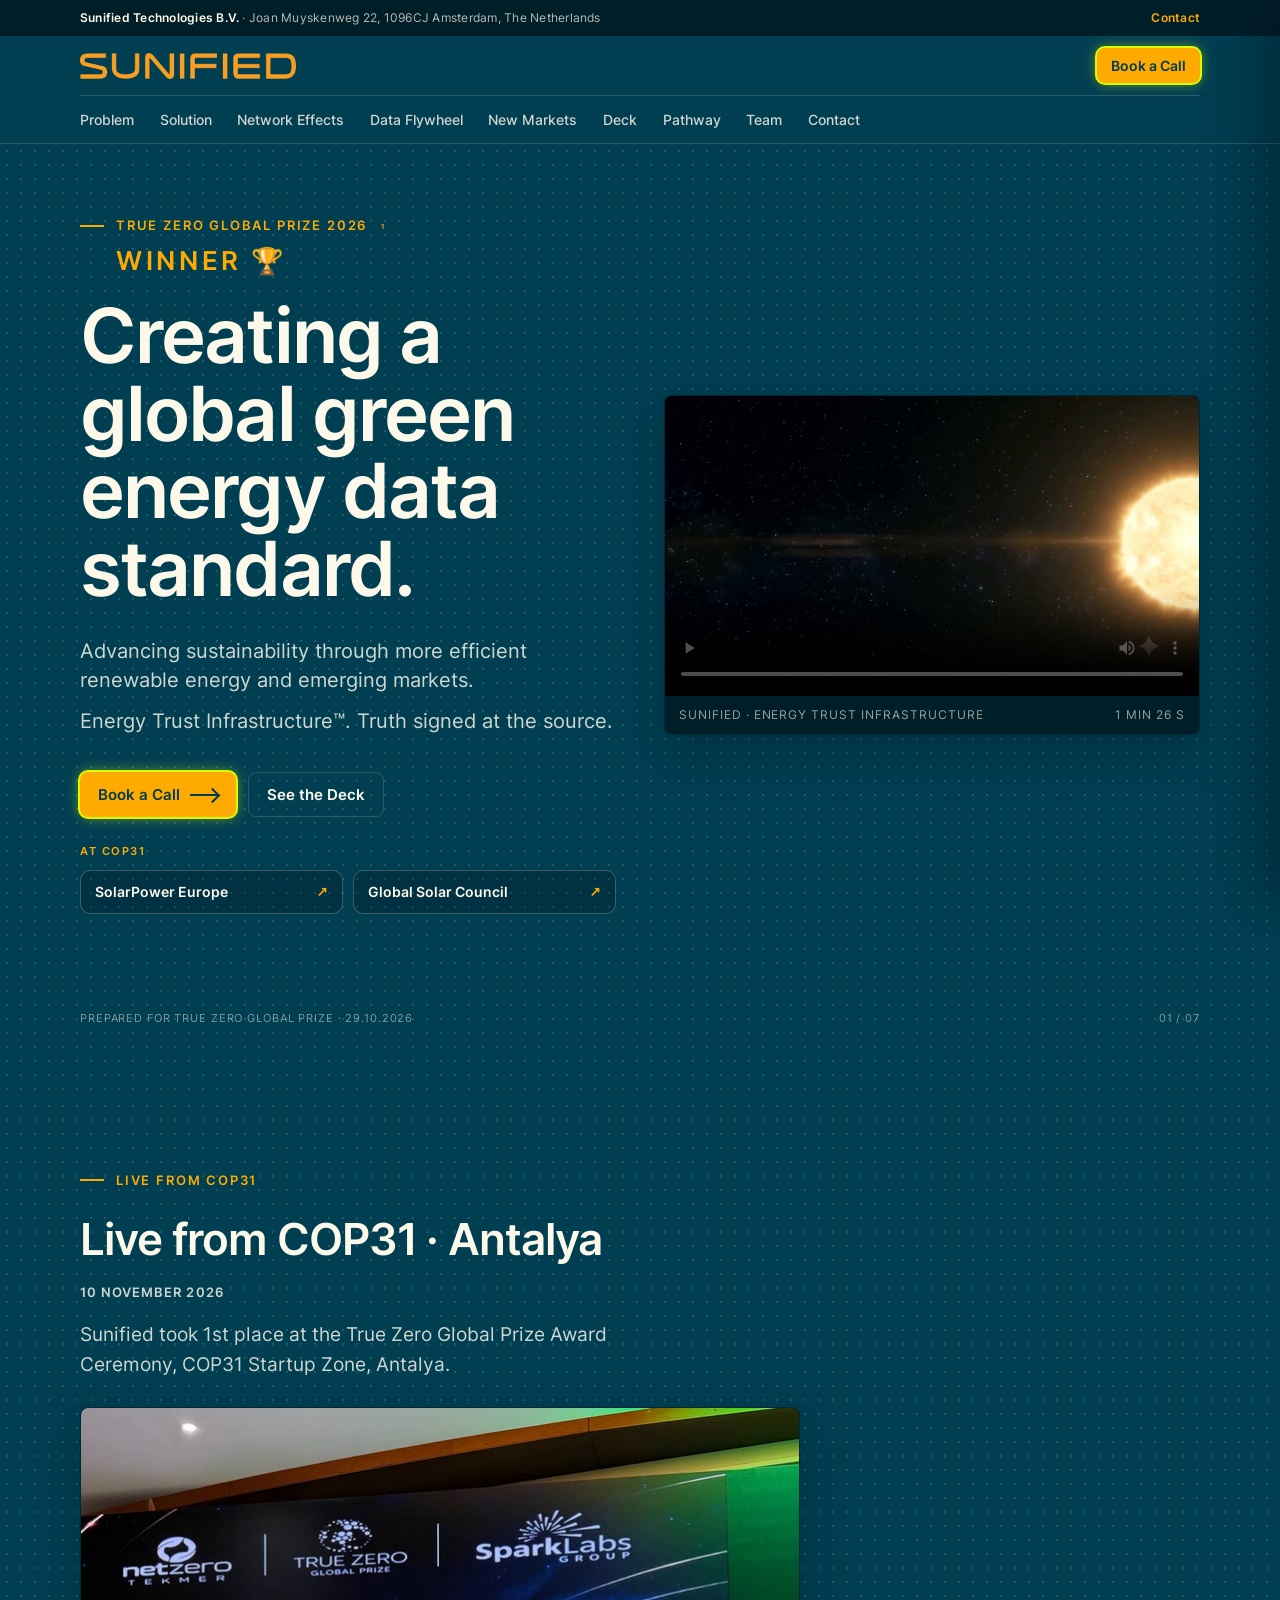
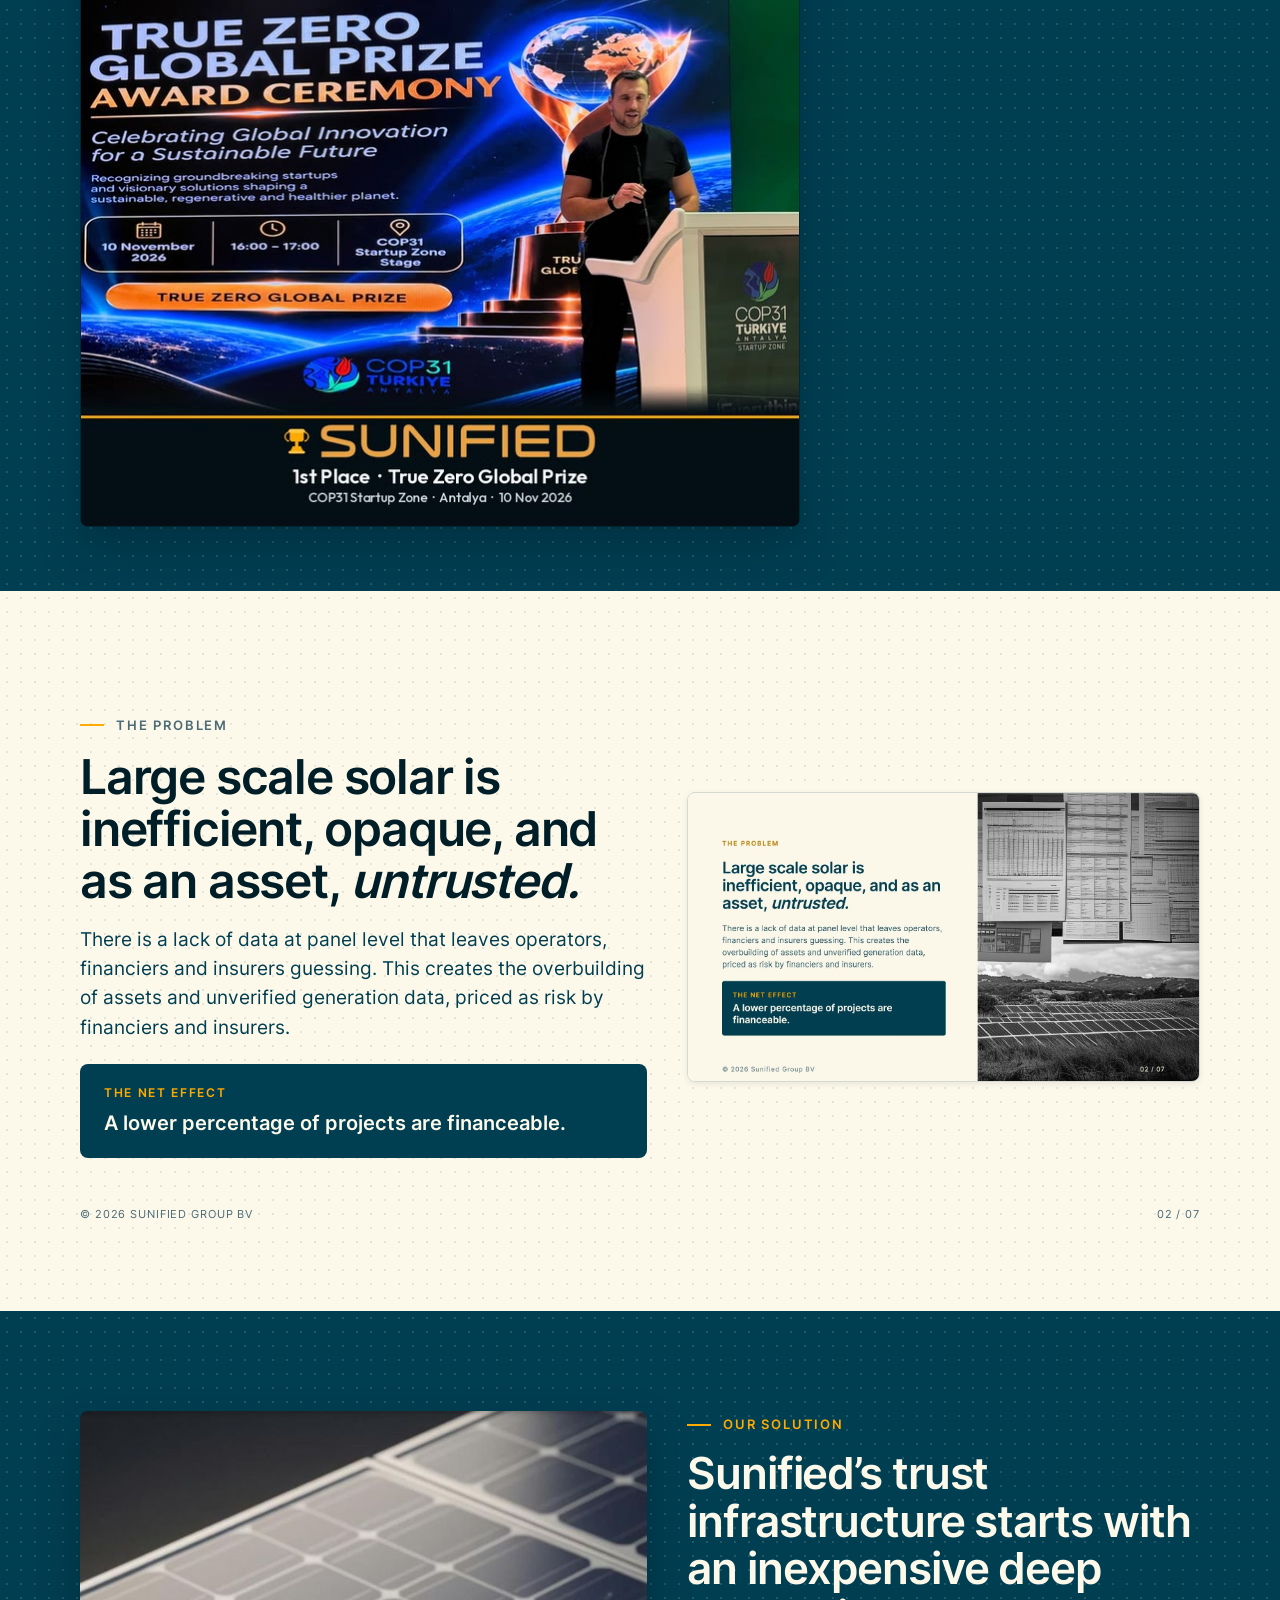
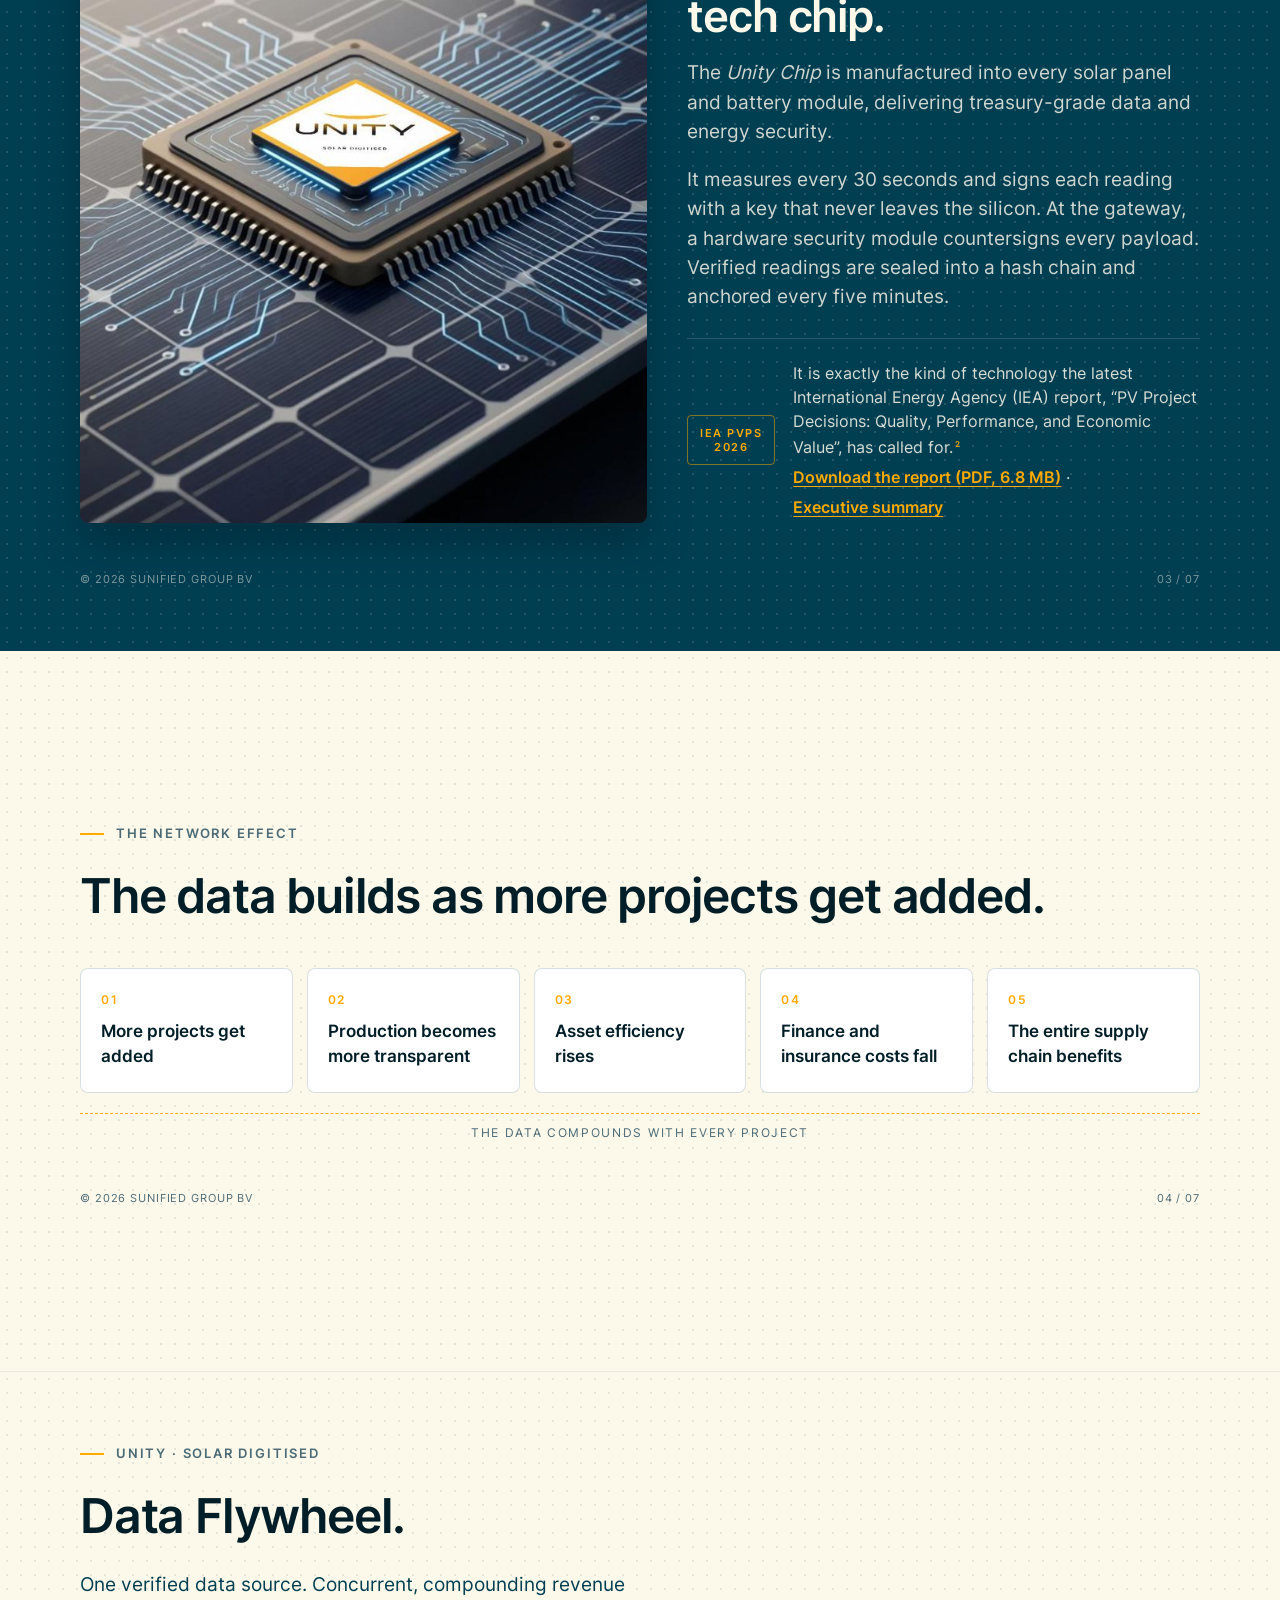
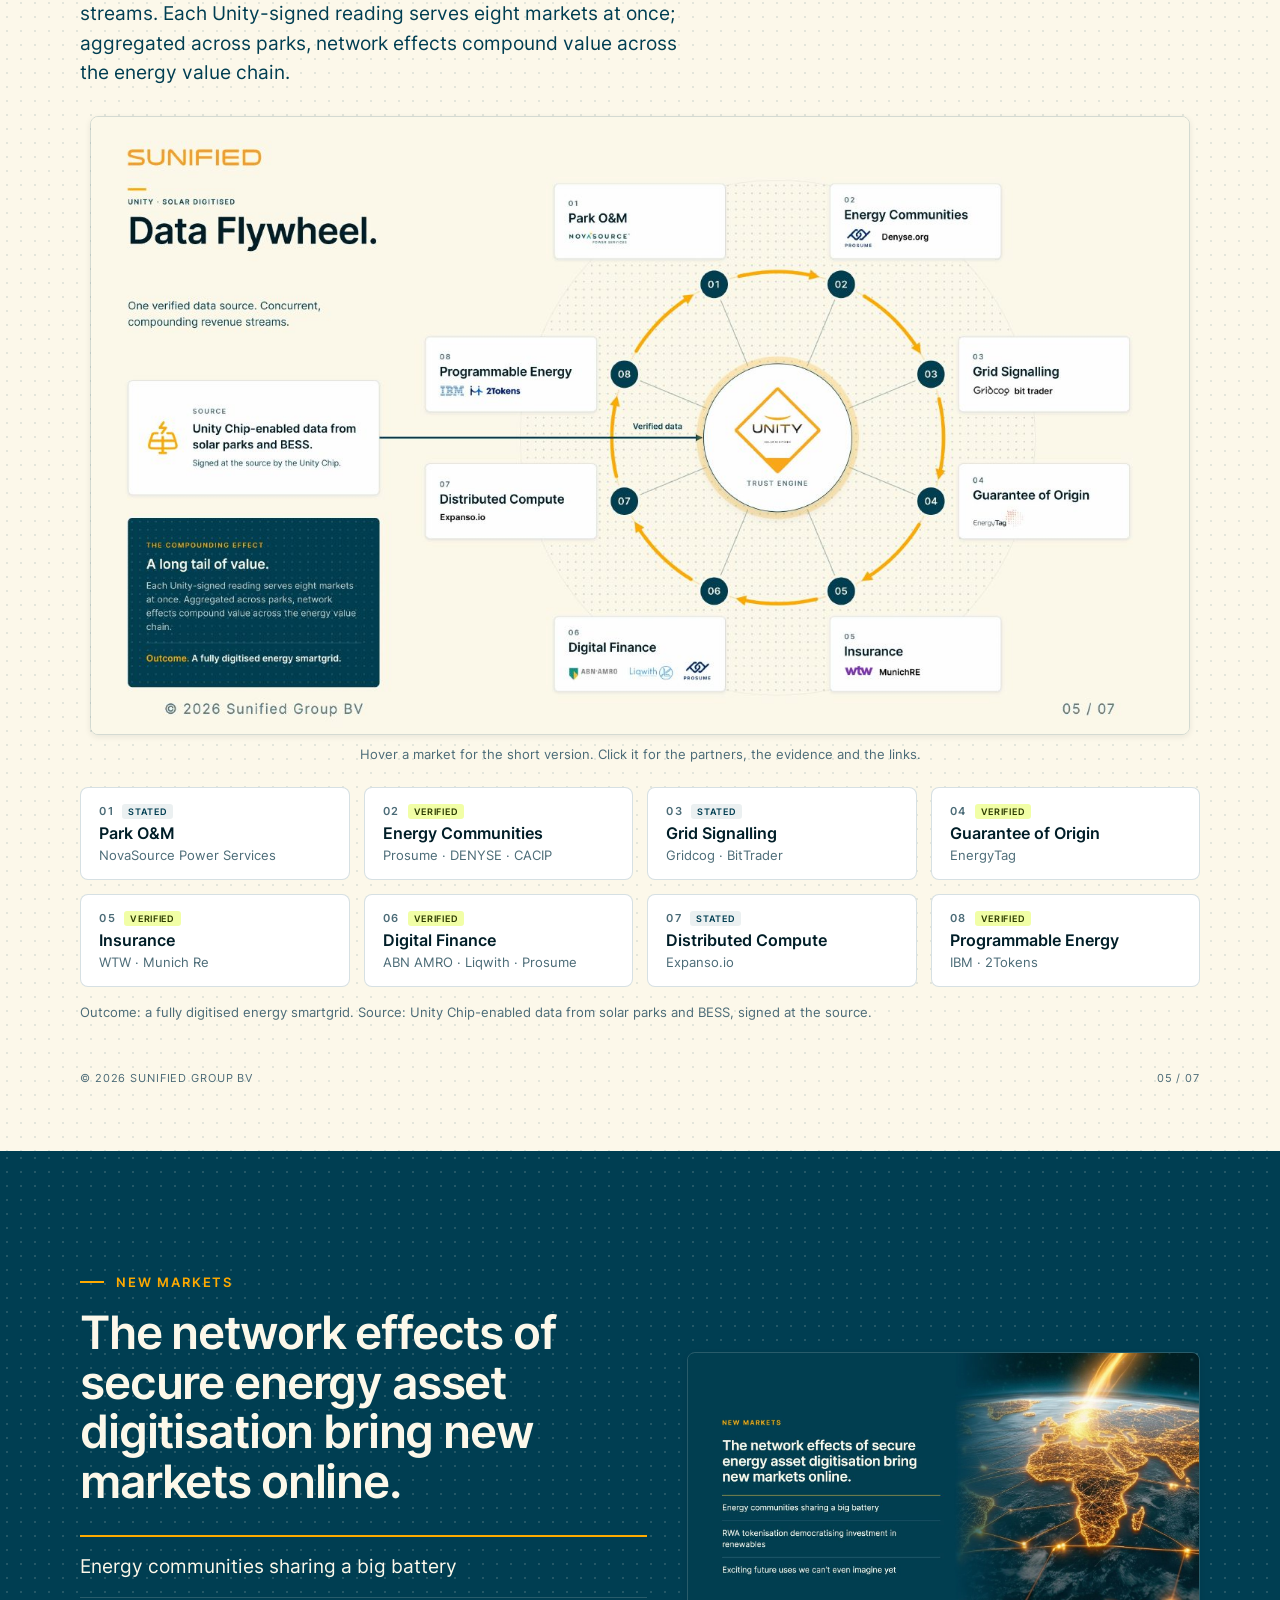
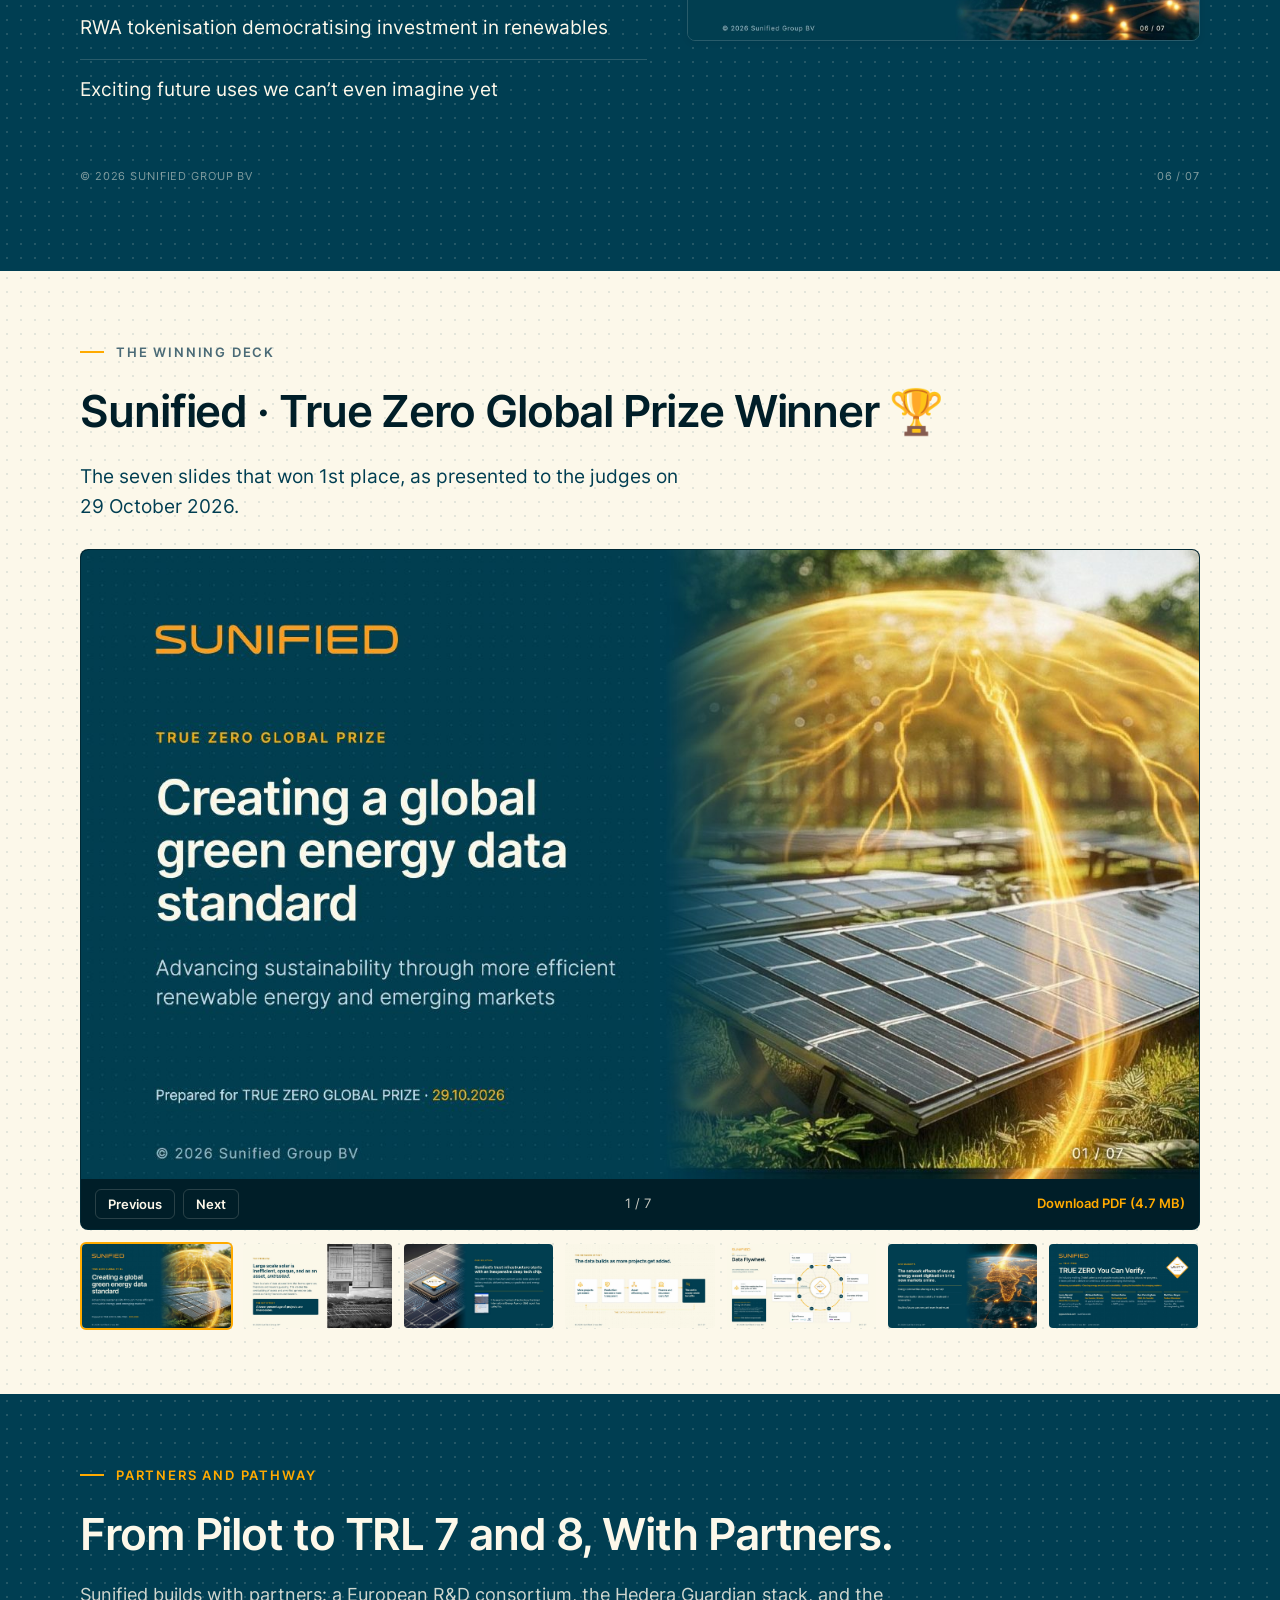
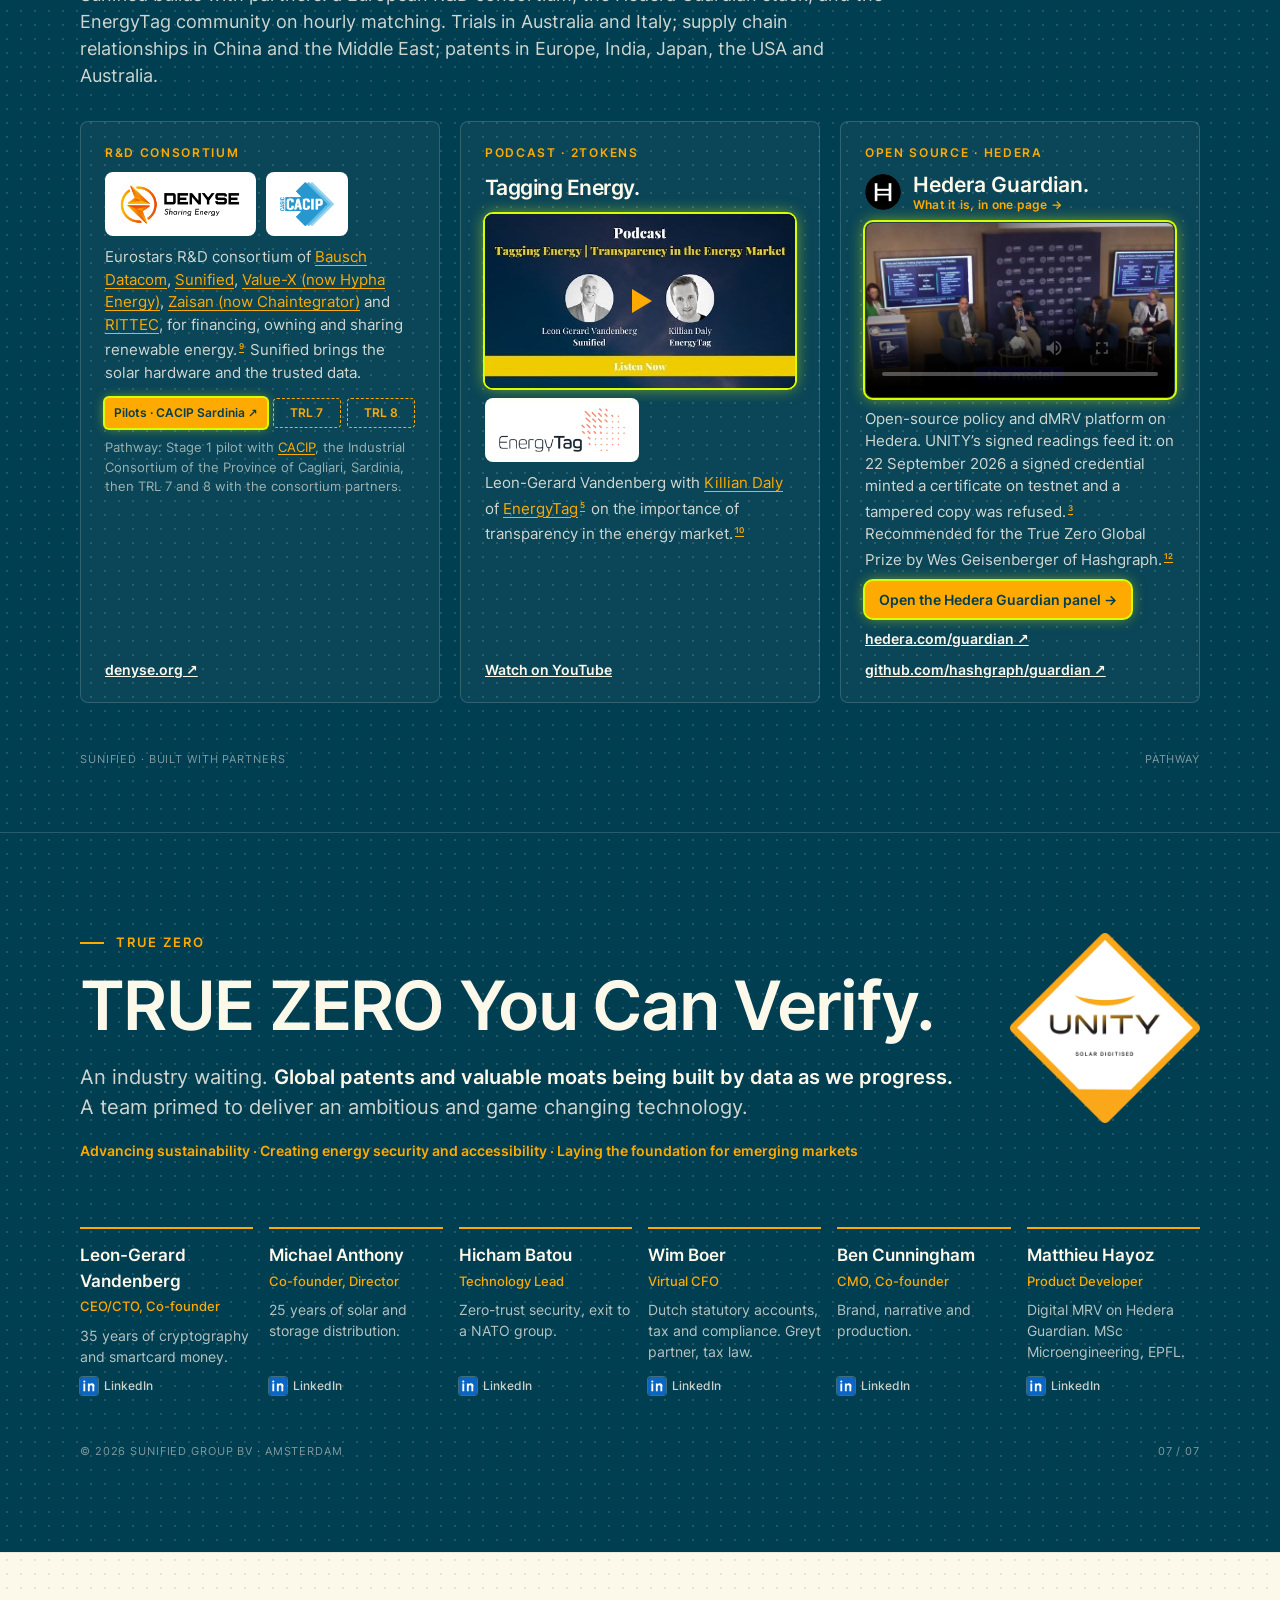
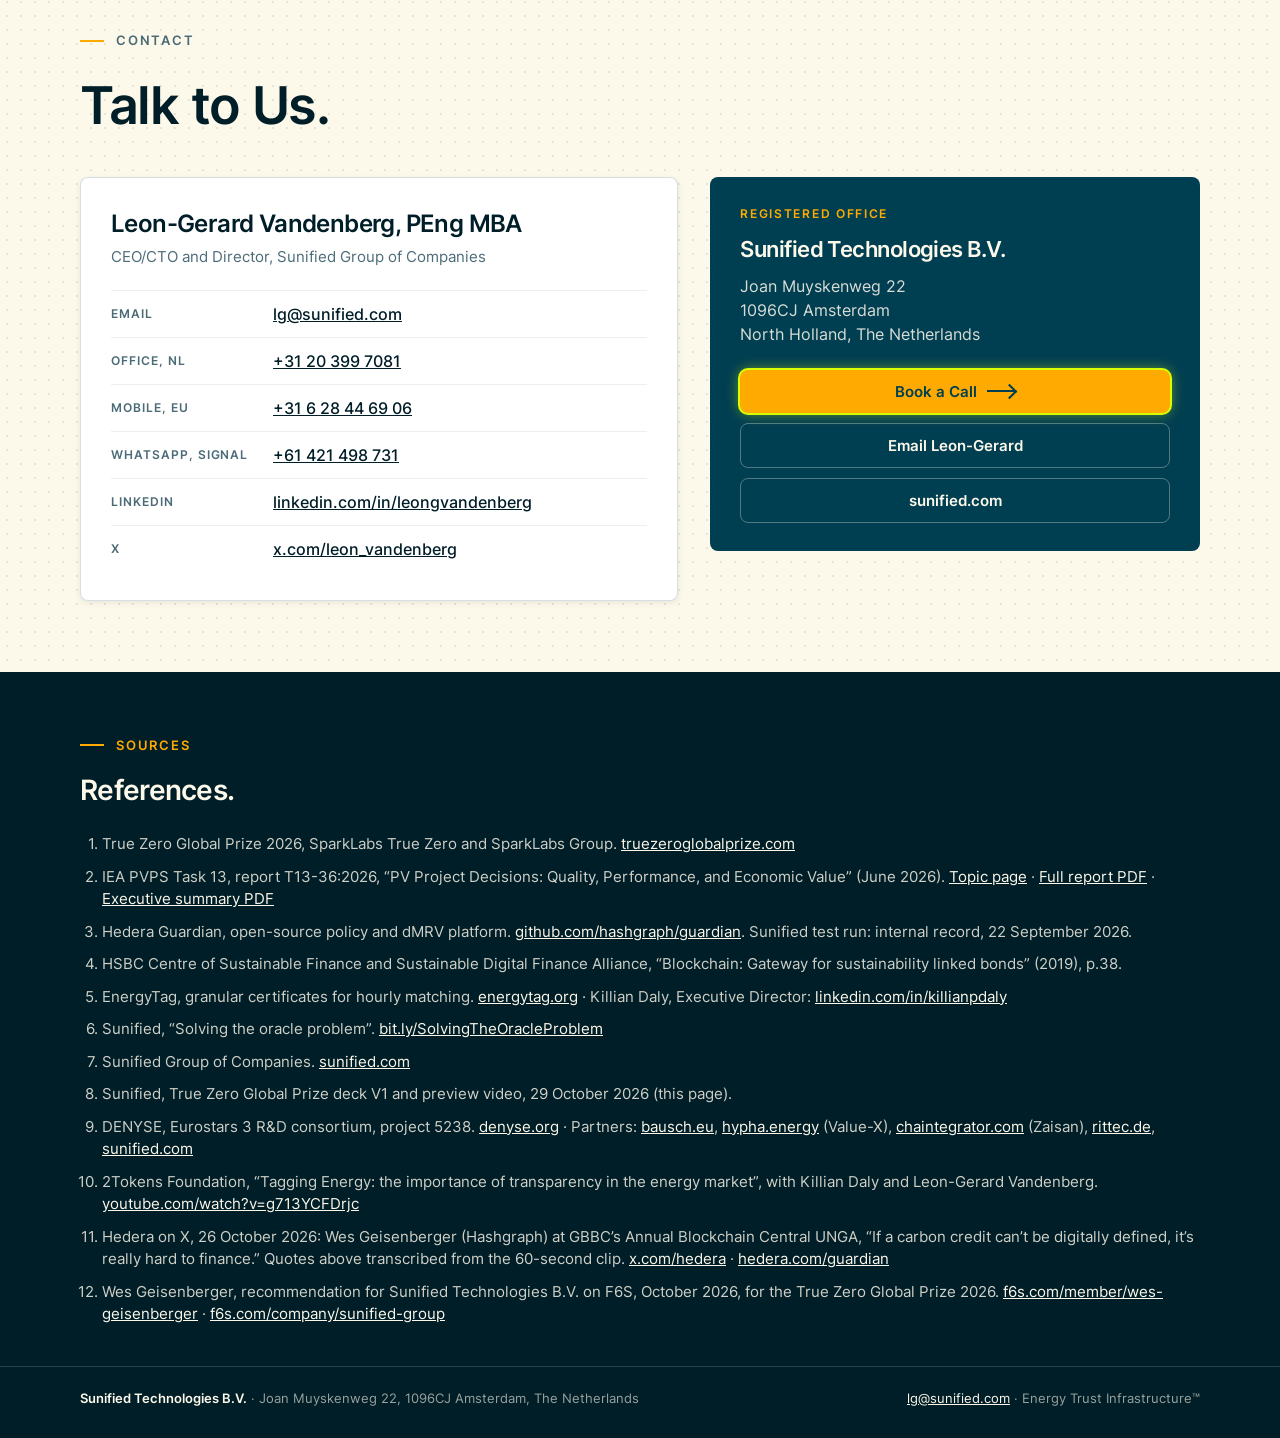
<file: index.html>
<!doctype html>
<html lang="en">
<head>
<meta charset="utf-8">
<meta name="viewport" content="width=device-width, initial-scale=1">
<title>Sunified · True Zero You Can Verify.</title>
<meta name="description" content="Creating a global green energy data standard. Sunified’s Unity Chip signs the energy measurement on the panel. Finalist, True Zero Global Prize 2026.">
<meta property="og:title" content="Sunified · True Zero You Can Verify.">
<meta property="og:description" content="Creating a global green energy data standard. Finalist, True Zero Global Prize 2026.">
<meta property="og:image" content="media/poster.jpg">
<meta name="theme-color" content="#003E52">
<meta name="build-stamp" content="2026-10-29 09:45 UTC">
<style>
@font-face{font-family:'Inter';src:url([data-uri]) format('woff2');font-weight:400;font-style:normal;font-display:swap}
@font-face{font-family:'Inter';src:url([data-uri]) format('woff2');font-weight:500;font-style:normal;font-display:swap}
@font-face{font-family:'Inter';src:url([data-uri]) format('woff2');font-weight:600;font-style:normal;font-display:swap}
:root{
  --sun-orange:#FFAA00;--sun-blue:#003E52;--orange-pop:#FF8300;--red:#E74024;--green-pop:#D7FD00;
  --linen:#FCF8EA;--white:#FFFFFF;--ink-900:#001E28;--ink-500:#4B6B77;--ink-100:#ECEEF0;--ink-050:#F5F5F2;
  --fg-1:var(--ink-900);--fg-2:#003E52;--fg-3:var(--ink-500);--fg-inverse:var(--linen);
  --bg-1:var(--linen);--bg-2:var(--white);--bg-3:var(--ink-050);--bg-inverse:var(--sun-blue);--bg-inverse-2:var(--ink-900);
  --border-subtle:rgba(0,62,82,.08);--border-default:rgba(0,62,82,.16);--border-strong:rgba(0,62,82,.32);--border-inverse:rgba(252,248,234,.16);
  --font-sans:'Inter',ui-sans-serif,system-ui,-apple-system,'Segoe UI',Helvetica,Arial,sans-serif;
  --font-mono:'JetBrains Mono',ui-monospace,'SF Mono',Menlo,Consolas,monospace;
  --radius-md:8px;--radius-lg:14px;--radius-pill:999px;
  --shadow-sm:0 2px 6px rgba(0,30,40,.08);
  --ease-out:cubic-bezier(.22,.61,.36,1);--dur-fast:120ms;--dur-med:200ms;
  --dot-color:rgba(0,62,82,.18);--dot-color-dark:rgba(252,248,234,.14);--dot-size:1.5px;--dot-gap:14px;
  --tracking-wide:.08em;--tracking-xwide:.14em;
  --gutter:80px;
}
@media(max-width:1099px){:root{--gutter:40px}}
@media(max-width:699px){:root{--gutter:20px}}
*{box-sizing:border-box}
html{scroll-behavior:smooth}
body{margin:0;background:var(--bg-1);color:var(--fg-2);font-family:var(--font-sans);font-size:16px;line-height:1.5;-webkit-font-smoothing:antialiased}
a{color:inherit}
a:hover{text-decoration:underline}
:focus-visible{outline:none;box-shadow:0 0 0 3px rgba(255,170,0,.35);border-radius:4px}
img{max-width:100%}
.wrap{max-width:1280px;margin:0 auto;padding:0 var(--gutter);position:relative}
.dark{background:var(--bg-inverse);color:var(--fg-inverse);position:relative;overflow:hidden}
.light{background:var(--bg-1);color:var(--fg-1);position:relative}
.dots{position:absolute;inset:0;pointer-events:none;background-image:radial-gradient(var(--dot-color-dark) var(--dot-size),transparent var(--dot-size));background-size:var(--dot-gap) var(--dot-gap)}
.light .dots{background-image:radial-gradient(var(--dot-color) var(--dot-size),transparent var(--dot-size));opacity:.55}
.eye{display:flex;align-items:center;gap:12px;font-size:13px;font-weight:600;letter-spacing:var(--tracking-xwide);text-transform:uppercase}
.eye::before{content:"";width:24px;height:2px;background:var(--sun-orange);flex:none}
.dark .eye{color:var(--sun-orange)}
.light .eye{color:var(--fg-3)}
h1,h2,h3{margin:0;font-weight:600;letter-spacing:-.025em}
.dark h1,.dark h2,.dark h3{color:var(--linen)}
.light h1,.light h2,.light h3{color:var(--fg-1)}
section{scroll-margin-top:96px}
.slide{min-height:min(720px,calc(100vh - 96px));padding:72px 0 64px;display:flex;align-items:center}
.slide > .wrap{width:100%}
.foot{display:flex;justify-content:space-between;gap:16px;margin-top:48px;font-size:11px;letter-spacing:var(--tracking-wide);text-transform:uppercase}
.dark .foot{color:rgba(252,248,234,.5)}
.light .foot{color:var(--fg-3)}
sup.ref a{font-size:.62em;font-weight:600;text-decoration:none;padding:0 2px;color:var(--fg-3)}
.dark sup.ref a{color:var(--sun-orange)}
.btn{display:inline-flex;align-items:center;gap:10px;appearance:none;border:0;border-radius:var(--radius-md);padding:12px 18px;font:600 15px var(--font-sans);cursor:pointer;text-decoration:none;transition:transform var(--dur-fast) var(--ease-out),box-shadow var(--dur-fast) var(--ease-out),background var(--dur-fast) var(--ease-out)}
.btn:hover{text-decoration:none}
.btn.primary{background:var(--sun-orange);color:var(--sun-blue);box-shadow:0 0 0 2px var(--green-pop),0 0 14px rgba(215,253,0,.55)}
.btn.primary:hover{background:var(--orange-pop);transform:translateY(-1px);box-shadow:0 0 0 2px var(--green-pop),0 0 20px rgba(215,253,0,.8)}
.btn.ghost{background:transparent;color:var(--linen);border:1px solid var(--border-inverse)}
.light .btn.ghost{color:var(--fg-1);border-color:var(--border-strong)}
.light .office .btn.ghost,.light .demo .btn.ghost{color:var(--linen);border-color:rgba(252,248,234,.32)}
.btn:active{transform:translateY(1px);box-shadow:none}
.btn:disabled{opacity:.5;cursor:default;transform:none}
.arrow{width:28px;height:2px;background:currentColor;position:relative}
.arrow::after{content:"";position:absolute;right:0;top:-4px;width:9px;height:9px;border-right:2px solid currentColor;border-top:2px solid currentColor;transform:rotate(45deg)}

.banner{background:var(--bg-inverse-2);color:rgba(252,248,234,.72);font-size:12px;letter-spacing:.02em}
.banner .wrap{display:flex;justify-content:space-between;align-items:center;gap:16px;height:36px}
.banner b{color:var(--linen);font-weight:600}
.banner a{color:var(--sun-orange);font-weight:600;text-decoration:none}
@media(max-width:699px){.banner .hide-sm{display:none}}

nav{position:sticky;top:0;z-index:30;background:var(--sun-blue);border-bottom:1px solid var(--border-inverse)}
nav .wrap{display:flex;align-items:center;justify-content:space-between;height:60px;gap:16px}
nav .logo img{height:22px;display:block}
nav ul{display:flex;gap:26px;list-style:none;margin:0;padding:0}
nav ul a{font-size:14px;font-weight:500;color:rgba(252,248,234,.82);text-decoration:none}
nav ul a:hover{color:var(--linen);text-decoration:underline}
nav .cta{padding:9px 14px;font-size:14px;white-space:nowrap}
.menu{display:none;appearance:none;background:transparent;border:1px solid var(--border-inverse);border-radius:var(--radius-md);color:var(--linen);width:42px;height:38px;cursor:pointer;position:relative}
.menu span,.menu span::before,.menu span::after{position:absolute;left:11px;width:18px;height:2px;background:var(--linen);content:""}
.menu span{top:18px}.menu span::before{top:-6px;left:0}.menu span::after{top:6px;left:0}
@media(max-width:1099px){
  nav ul{display:none;position:absolute;left:0;right:0;top:60px;flex-direction:column;gap:0;background:var(--bg-inverse-2);border-bottom:1px solid var(--border-inverse);padding:8px var(--gutter) 16px}
  nav ul.open{display:flex}
  nav ul a{display:block;padding:12px 0;font-size:16px;border-bottom:1px solid var(--border-inverse)}
  .menu{display:block}
}
@media(max-width:699px){nav .cta{display:none}}

#hero{padding:0}
#hero .chip{position:absolute;right:0;top:0;height:100%;width:44%;object-fit:cover;object-position:50% 45%;-webkit-mask-image:linear-gradient(to right,transparent 0,#000 38%);mask-image:linear-gradient(to right,transparent 0,#000 38%)}
#hero .wrap{padding-top:96px;padding-bottom:72px}
#hero .main{max-width:720px;position:relative}
#hero h1{font-size:clamp(44px,6vw,76px);line-height:1.02;margin-top:22px}
#hero .lines{margin-top:30px;display:grid;gap:12px;max-width:640px}
#hero .lines p{margin:0;font-size:clamp(17px,1.6vw,20px);line-height:1.45;color:rgba(252,248,234,.82)}
#hero .lines p:last-child{color:var(--linen);font-weight:600}
#hero .actions{display:flex;gap:12px;flex-wrap:wrap;margin-top:36px}
@media(max-width:899px){#hero{display:block}#hero .chip{position:relative;display:block;width:100%;height:300px;-webkit-mask-image:linear-gradient(to bottom,#000 55%,transparent 100%);mask-image:linear-gradient(to bottom,#000 55%,transparent 100%)}#hero .wrap{padding-top:8px}}

#five h2{font-size:clamp(30px,3.6vw,44px);margin-top:14px}
.diagram{position:relative;margin-top:28px}
.diagram .top{display:grid;grid-template-columns:1fr 184px 1fr;gap:32px;align-items:center}
.diagram .top p{margin:0;font-size:16px;line-height:1.5;color:rgba(252,248,234,.82)}
.diagram .top p b{color:var(--linen);font-weight:600}
.diagram .hub{width:184px;height:184px;border-radius:50%;overflow:hidden;box-shadow:0 0 0 6px rgba(255,170,0,.22),0 20px 40px rgba(0,30,40,.4)}
.diagram .hub img{width:100%;height:100%;object-fit:cover;object-position:50% 44%;transform:scale(1.35)}
.diagram .stem{width:2px;height:40px;background:var(--sun-orange);margin:0 auto}
.diagram .rail{height:2px;background:var(--sun-orange);margin:0 calc((100% - 64px)/10)}
.branches{display:grid;grid-template-columns:repeat(5,1fr);gap:16px}
.br{appearance:none;background:transparent;border:1px solid transparent;border-radius:var(--radius-md);padding:30px 10px 14px;text-align:center;color:inherit;font:inherit;cursor:pointer;position:relative;transition:background var(--dur-med) var(--ease-out),border-color var(--dur-med) var(--ease-out)}
.br::before{content:"";position:absolute;left:50%;top:0;width:2px;height:16px;margin-left:-1px;background:var(--sun-orange)}
.br::after{content:"";position:absolute;left:50%;top:14px;width:10px;height:10px;margin-left:-5px;border-radius:50%;background:var(--sun-orange)}
.br:hover{background:rgba(252,248,234,.05)}
.br[aria-expanded="true"]{border-color:var(--sun-orange);background:rgba(255,170,0,.06)}
.br .q{display:block;font-size:16px;color:var(--sun-orange);font-weight:500;line-height:1.3;min-height:42px}
.br .g{display:block;font-size:18px;font-weight:600;color:var(--linen);margin-top:8px}
.br .a{display:block;font-size:15px;line-height:1.4;color:rgba(252,248,234,.78);margin-top:6px}
.br .more{display:block;margin-top:10px;font-size:12px;letter-spacing:var(--tracking-wide);text-transform:uppercase;color:rgba(252,248,234,.55)}
.drawer{margin-top:16px;background:var(--bg-inverse-2);border:1px solid var(--border-inverse);border-radius:var(--radius-lg);padding:24px 28px;display:none}
.drawer.open{display:grid;grid-template-columns:repeat(3,1fr);gap:28px}
.drawer h4{margin:0 0 8px;font-size:12px;font-weight:600;letter-spacing:var(--tracking-xwide);text-transform:uppercase;color:var(--sun-orange)}
.drawer p{margin:0;font-size:15px;line-height:1.55;color:rgba(252,248,234,.86)}
.drawer a{color:var(--sun-orange)}
.five-bottom{margin-top:26px;text-align:center;font-size:17px;color:var(--linen)}
.five-bottom b{font-weight:600}
@media(max-width:1099px){.branches{grid-template-columns:repeat(3,1fr);margin-top:24px}.diagram .rail,.diagram .stem,.br::before,.br::after{display:none}.br{border-color:var(--border-inverse);padding-top:16px}.diagram .top{grid-template-columns:1fr 160px}.diagram .top p:last-child{grid-column:1 / -1}.diagram .hub{width:160px;height:160px}.drawer.open{grid-template-columns:1fr}}
@media(max-width:699px){.branches{grid-template-columns:1fr}.diagram .top{grid-template-columns:1fr}.diagram .hub{margin:0 auto}.br .q{min-height:0}}

#law h2{font-size:clamp(36px,4.6vw,56px);margin-top:16px}
#law .lede{font-size:clamp(18px,1.8vw,22px);color:var(--fg-2);margin:16px 0 0}
.cols{display:grid;grid-template-columns:1fr 1fr;gap:28px;margin-top:40px}
.card{background:var(--bg-2);border:1px solid var(--border-default);border-radius:var(--radius-md);box-shadow:var(--shadow-sm);padding:28px 30px}
.card.inset{background:var(--bg-3);box-shadow:none}
.lbl{font-size:12px;font-weight:600;letter-spacing:var(--tracking-xwide);text-transform:uppercase;color:var(--fg-3)}
.card h3{font-size:clamp(22px,2vw,26px);margin:10px 0 14px;letter-spacing:-.01em}
.card p{margin:0;font-size:17px;color:var(--fg-2)}
details.tick{border-top:1px solid var(--border-subtle);padding:10px 0}
details.tick summary{cursor:pointer;list-style:none;display:flex;gap:12px;align-items:center;font-size:17px;color:var(--fg-1)}
details.tick summary::-webkit-details-marker{display:none}
details.tick summary::before{content:"";width:10px;height:10px;border-radius:2px;background:var(--sun-orange);flex:none}
details.tick summary::after{content:"+";margin-left:auto;color:var(--fg-3);font-weight:600}
details.tick[open] summary::after{content:"\2212"}
details.tick p{margin:8px 0 2px 22px;font-size:15px;color:var(--fg-3)}
.closer{margin-top:34px;font-size:clamp(18px,1.8vw,22px);font-weight:600;color:var(--fg-1)}
@media(max-width:799px){.cols{grid-template-columns:1fr}}

#proof{border-top:1px solid var(--border-subtle)}
#proof h2{font-size:clamp(30px,3.8vw,44px);margin-top:16px}
.proofgrid{display:grid;grid-template-columns:1.1fr .9fr;gap:32px;margin-top:32px}
.demo{background:var(--bg-inverse-2);color:var(--fg-inverse);border-radius:var(--radius-md);padding:26px 28px;position:relative;overflow:hidden;border:1px solid var(--border-strong)}
.demo .dots{opacity:1}
.demo > *{position:relative}
.demo .tag{font-size:11px;letter-spacing:var(--tracking-xwide);text-transform:uppercase;color:var(--sun-orange);font-weight:600}
.demo h3{color:var(--linen);font-size:20px;margin-top:8px}
.demo .sub{font-size:14px;color:rgba(252,248,234,.64);margin:6px 0 18px}
.pkt{font-family:var(--font-mono);font-size:13px;line-height:1.75;background:rgba(252,248,234,.05);border:1px solid var(--border-inverse);border-radius:var(--radius-md);padding:14px 16px;color:rgba(252,248,234,.9);overflow-wrap:anywhere}
.pkt .k{display:inline-block;width:64px;color:rgba(252,248,234,.55)}
.pkt input{font:inherit;width:96px;background:rgba(255,170,0,.12);color:var(--linen);border:1px solid rgba(255,170,0,.6);border-radius:4px;padding:2px 6px}
.pkt .sig{color:var(--sun-orange)}
.demo .btns{display:flex;gap:10px;margin-top:16px;flex-wrap:wrap}
.verdict{margin-top:16px;padding:12px 14px;border-radius:var(--radius-md);font-weight:600;font-size:15px;display:none}
.verdict.ok{display:block;background:var(--green-pop);color:var(--sun-blue)}
.verdict.bad{display:block;background:var(--red);color:var(--white)}
.demo .note{margin:14px 0 0;font-size:12px;color:rgba(252,248,234,.6)}
.rows{display:grid;gap:12px;align-content:start}
.row{background:var(--bg-2);border:1px solid var(--border-default);border-radius:var(--radius-md);padding:14px 18px}
.row .lbl{font-size:13px}
.row p{margin:4px 0 0;font-size:15px;color:var(--fg-1)}
.pill{display:inline-block;font-size:12px;font-weight:600;letter-spacing:.06em;text-transform:uppercase;padding:3px 8px;border-radius:var(--radius-pill);margin-left:8px;vertical-align:1px}
.pill.ok{background:var(--green-pop);color:var(--sun-blue)}
.pill.next{background:var(--ink-100);color:var(--fg-2)}
@media(max-width:899px){.proofgrid{grid-template-columns:1fr}}

#pathway h2{font-size:clamp(30px,3.8vw,44px);margin-top:16px}
#pathway .lede{font-size:18px;color:rgba(252,248,234,.82);margin:14px 0 0;max-width:820px}
.pgrid{display:grid;grid-template-columns:repeat(3,1fr);gap:20px;margin-top:32px}
.pcard{background:rgba(252,248,234,.04);border:1px solid var(--border-inverse);border-radius:var(--radius-md);padding:22px 24px;display:flex;flex-direction:column;gap:10px}
.pcard .lbl{color:var(--sun-orange)}
.pcard h3{font-size:21px}
.pcard p{margin:0;font-size:15px;color:rgba(252,248,234,.82)}
.pcard .small{font-size:13px;color:rgba(252,248,234,.6)}
.pcard a.lnk{margin-top:auto;font-size:14px;font-weight:600;color:var(--linen)}
.pcard .thumb{display:block;border-radius:6px;overflow:hidden;aspect-ratio:16/9;background:var(--bg-inverse-2);position:relative}
.pcard .thumb img{width:100%;height:100%;object-fit:cover;display:block}
.pcard .thumb::after{content:"";position:absolute;left:50%;top:50%;width:0;height:0;margin:-12px 0 0 -8px;border-left:20px solid var(--sun-orange);border-top:12px solid transparent;border-bottom:12px solid transparent}
.trl{display:flex;gap:6px;margin-top:4px}
.trl span{flex:1;height:30px;border-radius:4px;display:grid;place-items:center;font-size:12px;font-weight:600}
.trl span.on{background:var(--sun-orange);color:var(--sun-blue)}
.trl span.goal{border:1px dashed var(--sun-orange);color:var(--sun-orange)}
@media(max-width:999px){.pgrid{grid-template-columns:1fr}}

#market h2{font-size:clamp(30px,4.2vw,52px);margin-top:16px}
.tiles{display:grid;grid-template-columns:repeat(4,1fr);gap:18px;margin-top:36px}
.tile{background:var(--bg-2);border:1px solid var(--border-default);border-radius:var(--radius-md);padding:22px;box-shadow:var(--shadow-sm)}
.tile.est{background:var(--bg-3);box-shadow:none}
.tile .v{font-size:clamp(38px,4vw,52px);font-weight:600;letter-spacing:-.03em;color:var(--fg-1);margin-top:10px;line-height:1}
.tile .v small{font-size:22px;color:var(--fg-3);margin-left:4px;letter-spacing:0}
.tile .d{font-size:13px;color:var(--fg-3);margin-top:10px}
.model{display:grid;grid-template-columns:repeat(3,1fr);gap:18px;margin-top:18px}
.m{background:var(--sun-blue);color:var(--linen);border-radius:var(--radius-md);padding:22px 24px}
.m .lbl{color:var(--sun-orange)}
.m h3{color:var(--linen);font-size:22px;margin:8px 0 6px}
.m p{margin:0;font-size:15px;color:rgba(252,248,234,.82)}
.src{margin-top:18px;font-size:13px;color:var(--fg-3)}
@media(max-width:999px){.tiles{grid-template-columns:1fr 1fr}.model{grid-template-columns:1fr}}

#close .top{display:grid;grid-template-columns:1fr 190px;gap:40px;align-items:start}
#close h2{font-size:clamp(40px,5.4vw,68px);line-height:1.02;margin-top:18px}
#close .lead{font-size:clamp(17px,1.7vw,20px);color:rgba(252,248,234,.82);margin:22px 0 0}
#close .lead b{color:var(--linen);font-weight:600}
#close .badge{width:190px}
.team{display:grid;grid-template-columns:repeat(5,1fr);gap:16px;margin-top:52px}
.p{border-top:2px solid var(--sun-orange);padding-top:14px}
.p b{display:block;font-size:17px;font-weight:600;color:var(--linen)}
.p span{display:block;font-size:13px;color:var(--sun-orange);margin-top:3px;font-weight:500}
.p em{display:block;font-style:normal;font-size:14px;color:rgba(252,248,234,.72);margin-top:8px}
@media(max-width:1099px){.team{grid-template-columns:repeat(3,1fr)}}
@media(max-width:699px){.team{grid-template-columns:1fr 1fr}#close .top{grid-template-columns:1fr}#close .badge{width:120px}}

#contact{border-top:1px solid var(--border-subtle)}
#contact h2{font-size:clamp(34px,4.4vw,52px);margin-top:16px}
.cgrid{display:grid;grid-template-columns:1.1fr .9fr;gap:32px;margin-top:32px;align-items:start}
.person{background:var(--bg-2);border:1px solid var(--border-default);border-radius:var(--radius-md);box-shadow:var(--shadow-sm);padding:28px 30px}
.person h3{font-size:24px}
.person .role{font-size:15px;color:var(--fg-3);margin-top:4px}
.clist{list-style:none;margin:22px 0 0;padding:0}
.clist li{display:grid;grid-template-columns:150px 1fr;gap:12px;padding:11px 0;border-top:1px solid var(--border-subtle);font-size:16px;color:var(--fg-1)}
.clist li span{font-size:12px;font-weight:600;letter-spacing:var(--tracking-wide);text-transform:uppercase;color:var(--fg-3);padding-top:3px}
.clist a{color:var(--fg-1);font-weight:500;overflow-wrap:anywhere}
.office{background:var(--sun-blue);color:var(--linen);border-radius:var(--radius-md);padding:28px 30px}
.office .lbl{color:var(--sun-orange)}
.office h3{color:var(--linen);font-size:22px;margin:10px 0 8px}
.office p{margin:0;font-size:16px;color:rgba(252,248,234,.86)}
.office .actions{display:flex;flex-direction:column;gap:10px;margin-top:24px}
.office .btn{justify-content:center}
@media(max-width:899px){.cgrid{grid-template-columns:1fr}}
@media(max-width:499px){.clist li{grid-template-columns:1fr;gap:2px}}

#refs{padding:64px 0 40px;background:var(--bg-inverse-2);color:var(--fg-inverse)}
#refs h2{font-size:28px;color:var(--linen);margin:14px 0 22px}
#refs ol{margin:0;padding-left:22px;display:grid;gap:10px;font-size:15px;color:rgba(252,248,234,.82)}
#refs a{color:var(--linen);overflow-wrap:anywhere}
footer{background:var(--bg-inverse-2);color:rgba(252,248,234,.6);font-size:13px;padding:22px 0 30px;border-top:1px solid var(--border-inverse)}
footer .wrap{display:flex;justify-content:space-between;gap:16px;flex-wrap:wrap}
footer b{color:var(--linen);font-weight:600}
footer a{color:var(--linen)}
@media (prefers-reduced-motion: reduce){*{transition:none!important;scroll-behavior:auto!important}}
/* v2 additions */
.video{position:relative;border-radius:var(--radius-md);overflow:hidden;background:var(--bg-inverse-2);box-shadow:0 20px 40px rgba(0,30,40,.35);border:1px solid var(--border-strong)}
.video video{display:block;width:100%;height:auto;aspect-ratio:16/9;background:#000}
.video .cap{display:flex;justify-content:space-between;gap:12px;padding:10px 14px;font-size:12px;letter-spacing:var(--tracking-wide);text-transform:uppercase;color:rgba(252,248,234,.6);background:var(--bg-inverse-2)}
#hero .wrap{display:grid;grid-template-columns:1fr 1fr;gap:48px;align-items:center;padding-top:72px;padding-bottom:72px}
#hero .main{max-width:none}
#hero .chip{display:none}
#hero .lines p:last-child{font-weight:400;color:rgba(252,248,234,.82)}
@media(max-width:899px){#hero .wrap{grid-template-columns:1fr;padding-top:40px}}
.split{display:grid;grid-template-columns:1.05fr .95fr;gap:40px;align-items:center;margin-top:28px}
.split img{width:100%;height:auto;border-radius:var(--radius-md);display:block;box-shadow:var(--shadow-sm);border:1px solid var(--border-default)}
.dark .split img{border-color:var(--border-inverse)}
@media(max-width:899px){.split{grid-template-columns:1fr}}
.lede-l{font-size:clamp(17px,1.6vw,19px);line-height:1.55;margin:18px 0 0;max-width:620px}
.light .lede-l{color:var(--fg-2)}
.dark .lede-l{color:rgba(252,248,234,.82)}
.callout{margin-top:22px;background:var(--sun-blue);color:var(--linen);border-radius:var(--radius-md);padding:20px 24px;max-width:620px}
.callout .lbl{color:var(--sun-orange)}
.callout b{display:block;font-size:20px;font-weight:600;margin-top:6px}
.iea{display:grid;grid-template-columns:auto 1fr;gap:18px;align-items:center;margin-top:26px;padding-top:22px;border-top:1px solid var(--border-inverse);max-width:620px}
.iea .tag{font-size:11px;font-weight:600;letter-spacing:var(--tracking-xwide);text-transform:uppercase;color:var(--sun-orange);border:1px solid rgba(255,170,0,.5);border-radius:4px;padding:10px 12px;line-height:1.3;text-align:center}
.iea p{margin:0;font-size:16px;color:rgba(252,248,234,.86)}
.chain{display:grid;grid-template-columns:repeat(5,1fr);gap:14px;margin-top:36px}
.chain .c{background:var(--bg-2);border:1px solid var(--border-default);border-radius:var(--radius-md);padding:22px 20px;font-size:17px;font-weight:600;color:var(--fg-1);position:relative;min-height:120px}
.chain .c:last-child{background:var(--sun-blue);color:var(--linen);border-color:var(--sun-blue)}
.chain .c .n{display:block;font-size:12px;font-weight:600;letter-spacing:var(--tracking-xwide);color:var(--sun-orange);margin-bottom:10px}
.chain .loop{grid-column:1 / -1;text-align:center;font-size:12px;letter-spacing:var(--tracking-xwide);text-transform:uppercase;color:var(--fg-3);border-top:1px dashed var(--sun-orange);padding-top:10px;margin-top:6px}
@media(max-width:999px){.chain{grid-template-columns:repeat(2,1fr)}.chain .c{min-height:0}}
@media(max-width:499px){.chain{grid-template-columns:1fr}}
.markets{display:grid;grid-template-columns:repeat(4,1fr);gap:14px;margin-top:28px}
.mk{background:var(--bg-2);border:1px solid var(--border-default);border-radius:var(--radius-md);padding:16px 18px}
.mk .n{font-size:11px;font-weight:600;letter-spacing:var(--tracking-xwide);color:var(--fg-3)}
.mk b{display:block;font-size:16px;color:var(--fg-1);margin-top:4px}
.mk span{display:block;font-size:13px;color:var(--fg-3);margin-top:4px}
@media(max-width:999px){.markets{grid-template-columns:repeat(2,1fr)}}
@media(max-width:499px){.markets{grid-template-columns:1fr}}
.newm{list-style:none;margin:28px 0 0;padding:0;max-width:640px}
.newm li{padding:16px 0;border-top:1px solid var(--border-inverse);font-size:19px;color:var(--linen)}
.newm li:first-child{border-top:2px solid var(--sun-orange)}
.deckv{margin-top:28px;background:var(--bg-inverse-2);border:1px solid var(--border-strong);border-radius:var(--radius-md);overflow:hidden}
.deckv .stage{position:relative;aspect-ratio:16/9;background:#000}
.deckv .stage img{position:absolute;inset:0;width:100%;height:100%;object-fit:contain;display:none}
.deckv .stage img.on{display:block}
.deckv .bar{display:flex;align-items:center;justify-content:space-between;gap:12px;padding:10px 14px;color:rgba(252,248,234,.8);font-size:13px}
.deckv .bar .btns{display:flex;gap:8px}
.deckv .bar button{appearance:none;background:transparent;border:1px solid var(--border-inverse);color:var(--linen);border-radius:6px;padding:6px 12px;font:600 13px var(--font-sans);cursor:pointer}
.deckv .bar button:hover{border-color:var(--sun-orange)}
.deckv .bar a{color:var(--sun-orange);font-weight:600;text-decoration:none}
.thumbs{display:grid;grid-template-columns:repeat(7,1fr);gap:8px;margin-top:12px}
.thumbs button{appearance:none;padding:0;border:2px solid transparent;border-radius:6px;overflow:hidden;cursor:pointer;background:transparent}
.thumbs button img{display:block;width:100%;height:auto}
.thumbs button.on{border-color:var(--sun-orange)}
@media(max-width:699px){.thumbs{grid-template-columns:repeat(4,1fr)}}
.tag-line{font-size:14px;font-weight:600;color:var(--sun-orange);margin-top:18px}

.mk span a{color:var(--sun-blue);font-weight:600;text-decoration:underline;text-decoration-color:rgba(0,62,82,.35);text-underline-offset:3px}
.mk span a:hover{color:var(--sun-orange);text-decoration-color:var(--sun-orange)}
.mk span .open{color:var(--fg-3);font-weight:600;border-bottom:1px dashed var(--fg-3)}
.mk .ev{display:block;font-style:normal;font-size:12px;line-height:1.5;color:var(--fg-2);margin-top:10px;padding-top:10px;border-top:1px dashed var(--border-default)}
.mk .ev i{font-style:normal;font-size:10px;font-weight:600;letter-spacing:var(--tracking-xwide);color:var(--sun-blue)}
.iea .dl{display:inline-block;margin-top:6px;color:var(--sun-orange);font-weight:600;text-decoration:underline;text-underline-offset:3px}
.iea .dl:hover{color:var(--green-pop)}
.mk .ev a{color:var(--sun-blue);font-weight:600;text-decoration:underline;text-decoration-color:rgba(0,62,82,.3);text-underline-offset:2px}
.mk .ev a:hover{color:var(--sun-orange)}
.pcard p a{color:var(--sun-orange);text-decoration:underline;text-underline-offset:3px}
.pcard p a:hover{color:var(--green-pop)}
.fly-split{align-items:start}
.fly-markets{grid-template-columns:1fr 1fr}
@media(min-width:1000px){.fly-img{position:sticky;top:84px}}
@media(max-width:640px){.fly-markets{grid-template-columns:1fr}}
.logo-plate{display:block;background:#fff;border-radius:8px;padding:10px 14px;width:fit-content;max-width:100%}
.logo-plate img{display:block;height:44px;width:auto}
.mk-logo{display:block;margin-top:8px}
.mk-logo img{display:block;height:30px;width:auto}
.card-video{box-shadow:none;border:1px solid var(--border-inverse)}
.pull{margin:4px 0 0;padding:0 0 0 14px;border-left:3px solid var(--sun-orange)}
.pull p{font-size:15px;line-height:1.45;color:var(--linen);margin:0 0 8px}
.pull footer{font-size:12.5px;line-height:1.5;color:rgba(252,248,234,.62)}
.pull footer a{color:var(--sun-orange);text-decoration:underline;text-underline-offset:2px}
.pcard a.lnk+a.lnk{margin-top:0}
.pull footer{background:none;padding:0;border:0;margin:0;color:rgba(252,248,234,.62)}
.logo-row{display:flex;gap:10px;flex-wrap:wrap;align-items:stretch}
.logo-row .logo-plate{display:flex;align-items:center}
.trl a.pilot{flex:1.6;height:30px;border-radius:4px;display:grid;place-items:center;font-size:12px;font-weight:600;text-decoration:none;box-shadow:0 0 0 2px var(--green-pop),0 0 12px rgba(215,253,0,.55)}
.trl a.pilot:hover{box-shadow:0 0 0 2px var(--green-pop),0 0 18px rgba(215,253,0,.8);transform:translateY(-1px)}
.pcard .small a{color:var(--sun-orange);text-decoration:underline;text-underline-offset:2px}
.trl a.pilot{background:var(--sun-orange);color:var(--sun-blue)}
.hg-open{display:flex;align-items:center;gap:12px;background:none;border:0;padding:0;margin:0;cursor:pointer;text-align:left;font-family:inherit;color:var(--linen)}
.hg-open img{border-radius:50%;flex:none}
.hg-open span{display:flex;flex-direction:column}
.hg-open b{font-size:21px;font-weight:600;line-height:1.2}
.hg-open small{font-size:12px;color:var(--sun-orange);font-weight:600;letter-spacing:.02em}
.hg-open:hover b{color:var(--sun-orange)}
.hg{border:1px solid var(--border-inverse);border-radius:var(--radius-md);background:var(--sun-blue);color:var(--linen);padding:28px;max-width:720px;width:calc(100% - 32px);box-shadow:0 30px 60px rgba(0,20,30,.6);font-family:var(--font-sans)}
.hg::backdrop{background:rgba(0,30,40,.72);backdrop-filter:blur(2px)}
.hg-close-form{position:absolute;top:12px;right:12px;margin:0}
.hg-close{background:none;border:1px solid var(--border-inverse);color:var(--linen);border-radius:6px;width:32px;height:32px;cursor:pointer;font-size:14px}
.hg-close:hover{border-color:var(--sun-orange);color:var(--sun-orange)}
.hg-head{display:flex;gap:16px;align-items:flex-start;margin-bottom:14px}
.hg-head img{border-radius:50%;flex:none;background:#000}
.hg-head h3{font-size:26px;margin:4px 0 4px;color:var(--linen)}
.hg-sub{margin:0;font-size:14px;color:rgba(252,248,234,.75)}
.hg p{font-size:15px;line-height:1.5;color:rgba(252,248,234,.86);margin:0 0 14px}
.hg-grid{display:grid;grid-template-columns:1fr 1fr;gap:12px;margin:0 0 16px}
.hg-grid div{background:rgba(252,248,234,.05);border:1px solid var(--border-inverse);border-radius:8px;padding:12px 14px}
.hg-grid b{display:block;font-size:14px;color:var(--sun-orange);margin-bottom:4px}
.hg-grid span{font-size:13px;line-height:1.45;color:rgba(252,248,234,.8)}
.hg-links{display:flex;flex-wrap:wrap;gap:8px 14px;margin-bottom:12px}
.hg-links a{font-size:13px;font-weight:600;color:var(--linen);text-decoration:underline;text-underline-offset:3px;text-decoration-color:rgba(252,248,234,.4)}
.hg-links a:hover{color:var(--green-pop)}
.hg-foot{font-size:12px;color:rgba(252,248,234,.55);margin:0}
@media(max-width:640px){.hg{padding:20px}.hg-grid{grid-template-columns:1fr}.hg-head h3{font-size:22px}}
.trl a.pilot{white-space:nowrap;flex:2.2;font-size:11.5px;padding:0 8px}
@media(min-width:900px){nav ul a{white-space:nowrap}nav ul{gap:clamp(12px,1.6vw,26px);flex-wrap:nowrap}}
/* Data Flywheel v3: big slide, hover tips, click drawer */
.fly-fig{margin:28px auto 0;max-width:1100px}
.fly-fig img{width:100%;height:auto;display:block;border-radius:var(--radius-md);border:1px solid var(--border-default);box-shadow:var(--shadow-sm)}
.fly-fig figcaption{font-size:13px;color:var(--fg-3);margin-top:10px;text-align:center}
.fly-grid{grid-template-columns:repeat(4,1fr);margin-top:22px}
@media(max-width:999px){.fly-grid{grid-template-columns:repeat(2,1fr)}}
@media(max-width:499px){.fly-grid{grid-template-columns:1fr}}
.mk-btn{position:relative;text-align:left;cursor:pointer;font-family:inherit;transition:transform .15s,box-shadow .15s,border-color .15s}
.mk-btn:hover,.mk-btn:focus-visible{transform:translateY(-2px);border-color:var(--sun-orange);box-shadow:0 0 0 2px var(--green-pop),0 10px 24px rgba(0,62,82,.12);outline:none}
.mk-btn .n{display:flex;align-items:center;gap:8px}
.tg{font-style:normal;font-size:9px;font-weight:700;letter-spacing:.08em;padding:2px 6px;border-radius:3px;background:rgba(0,62,82,.08);color:var(--sun-blue)}
.tg.verified{background:rgba(215,253,0,.35);color:#2b3a00}
.tg.open{background:rgba(255,170,0,.18);color:#7a4d00}
.mk-btn .tip{position:absolute;left:8px;right:8px;top:calc(100% + 8px);z-index:20;background:var(--sun-blue);color:var(--linen);font-style:normal;font-size:13px;line-height:1.5;padding:12px 14px;border-radius:8px;box-shadow:0 14px 30px rgba(0,30,40,.35);opacity:0;pointer-events:none;transform:translateY(-4px);transition:opacity .15s,transform .15s}
.mk-btn .tip::before{content:"";position:absolute;top:-6px;left:22px;border:6px solid transparent;border-top:0;border-bottom-color:var(--sun-blue)}
.mk-btn .tip u{display:block;margin-top:8px;font-size:11px;font-weight:600;letter-spacing:.04em;color:var(--green-pop);text-decoration:none}
.mk-btn:hover .tip,.mk-btn:focus-visible .tip{opacity:1;transform:translateY(0)}
.fly-grid .mk-btn:nth-last-child(-n+4):hover .tip{top:auto;bottom:calc(100% + 8px)}
.fly-grid .mk-btn:nth-last-child(-n+4) .tip::before{top:auto;bottom:-6px;border-bottom:0;border-top:6px solid var(--sun-blue)}
@media(max-width:999px){.fly-grid .mk-btn:nth-last-child(-n+4):hover .tip{top:calc(100% + 8px);bottom:auto}.fly-grid .mk-btn:nth-last-child(-n+4) .tip::before{top:-6px;bottom:auto;border-top:0;border-bottom:6px solid var(--sun-blue)}.fly-grid .mk-btn:nth-last-child(-n+2):hover .tip{top:auto;bottom:calc(100% + 8px)}.fly-grid .mk-btn:nth-last-child(-n+2) .tip::before{top:auto;bottom:-6px;border-bottom:0;border-top:6px solid var(--sun-blue)}}
@media(hover:none){.mk-btn .tip{display:none}}
.fly-overlay{position:fixed;inset:0;background:rgba(0,30,40,.55);z-index:60;opacity:0;transition:opacity .25s}
.fly-overlay.on{opacity:1}
.fly-drawer{position:fixed;top:0;right:0;bottom:0;width:min(560px,100%);background:var(--sun-blue);color:var(--linen);z-index:70;transform:translateX(100%);transition:transform .26s ease;display:flex;flex-direction:column;box-shadow:-20px 0 50px rgba(0,20,30,.45);font-family:var(--font-sans)}
.fly-drawer.on{transform:translateX(0)}
body.fly-lock{overflow:hidden}
.fd-bar{display:flex;align-items:center;gap:8px;padding:14px 18px;border-bottom:1px solid var(--border-inverse)}
.fd-bar span{font-size:12px;font-weight:600;letter-spacing:.08em;color:rgba(252,248,234,.6);margin:0 6px}
.fd-nav,.fd-close{background:none;border:1px solid var(--border-inverse);color:var(--linen);border-radius:6px;width:34px;height:34px;cursor:pointer;font-size:14px}
.fd-nav:hover,.fd-close:hover{border-color:var(--sun-orange);color:var(--sun-orange)}
.fd-close{margin-left:auto}
.fd-body{padding:22px 26px 32px;overflow:auto}
.fd-body h3{font-size:30px;margin:8px 0 2px;color:var(--linen)}
.fd-who{margin:0 0 14px;font-size:14px;font-weight:600;color:var(--sun-orange)}
.fd-lead{font-size:17px;line-height:1.45;color:var(--linen);margin:0 0 14px}
.fd-body p{font-size:14.5px;line-height:1.55;color:rgba(252,248,234,.84);margin:0 0 12px}
.fd-q{margin:16px 0;padding:0 0 0 14px;border-left:3px solid var(--sun-orange)}
.fd-q p{font-size:15px;color:var(--linen);margin:0 0 6px}
.fd-q footer{background:none;border:0;padding:0;margin:0;font-size:12px;color:rgba(252,248,234,.6)}
.fd-ev{display:grid;gap:8px;margin:14px 0}
.fd-ev div{display:flex;gap:10px;align-items:flex-start;font-size:13px;line-height:1.45;color:rgba(252,248,234,.8)}
.fd-ev .tg{flex:none;margin-top:2px;background:rgba(252,248,234,.12);color:var(--linen)}
.fd-ev .tg.verified{background:rgba(215,253,0,.25);color:var(--green-pop)}
.fd-ev .tg.open{background:rgba(255,170,0,.25);color:var(--sun-orange)}
.fd-links{display:flex;flex-wrap:wrap;gap:8px;margin-top:16px}
.fd-links a{font-size:13px;font-weight:600;color:var(--sun-blue);background:var(--linen);padding:7px 12px;border-radius:6px;text-decoration:none;box-shadow:0 0 0 2px var(--green-pop)}
.fd-links a:hover{background:var(--sun-orange)}
@media(max-width:640px){.fd-body{padding:18px}.fd-body h3{font-size:24px}}
.mk-btn:hover,.mk-btn:focus-visible{z-index:30}
.team{grid-template-columns:repeat(6,1fr)}
@media(max-width:1199px){.team{grid-template-columns:repeat(3,1fr)}}
@media(max-width:699px){.team{grid-template-columns:repeat(2,1fr)}}
@media(max-width:429px){.team{grid-template-columns:1fr}}
.team .p{display:flex;flex-direction:column}
.team .lilink{display:inline-flex;align-items:center;gap:6px;margin-top:auto;padding-top:10px;font-size:12px;font-weight:600;color:rgba(252,248,234,.8);text-decoration:none}
.team .lilink span{display:inline;font-size:12px;color:inherit;margin:0}
.team .lilink:hover{color:var(--sun-orange)}
.team .lilink .li{flex:none;border-radius:3px;box-shadow:0 0 0 1px rgba(252,248,234,.25)}
}
.logo-plate img{height:56px}
.hg-open{position:relative}
.hg-open .tip{position:absolute;left:0;right:-8px;top:calc(100% + 10px);z-index:20;background:var(--linen);color:var(--sun-blue);font-style:normal;font-size:13px;line-height:1.5;padding:12px 14px;border-radius:8px;box-shadow:0 14px 30px rgba(0,30,40,.45);opacity:0;pointer-events:none;transform:translateY(-4px);transition:opacity .15s,transform .15s}
.hg-open .tip::before{content:"";position:absolute;top:-6px;left:22px;border:6px solid transparent;border-top:0;border-bottom-color:var(--linen)}
.hg-open .tip u{display:block;margin-top:8px;font-size:11px;font-weight:700;letter-spacing:.04em;color:var(--sun-orange);text-decoration:none}
.hg-open:hover .tip,.hg-open:focus-visible .tip{opacity:1;transform:translateY(0)}
.pcard:has(.hg-open:hover){z-index:5}
@media(hover:none){.hg-open .tip{display:none}}
.fly-drawer.single .fd-nav{display:none}
.fly-drawer .hg-head{margin-top:4px}
.fly-drawer .hg-head h3{font-size:28px;margin:4px 0 4px}
.fly-drawer .hg-grid{margin:4px 0 14px}
/* Header, two rows: row 1 logo + Book a Call + burger; row 2 horizontal menu bar */
nav .wrap{display:grid;grid-template-columns:1fr auto;grid-template-rows:auto auto;align-items:center;height:auto;gap:0 16px;padding-top:12px;padding-bottom:0}
nav .logo{grid-column:1;grid-row:1}
nav .logo img{height:26px}
nav .wrap>div{grid-column:2;grid-row:1}
nav ul{grid-column:1 / -1;grid-row:2;display:flex;justify-content:flex-start;gap:clamp(14px,2vw,30px);border-top:1px solid var(--border-inverse);margin-top:12px;padding:11px 0 12px}
nav ul a{font-size:14px;white-space:nowrap}
section{scroll-margin-top:124px}
@media(min-width:1000px){.fly-img{top:120px}}
@media(max-width:1099px){
  nav ul{display:none;position:absolute;left:0;right:0;top:100%;grid-column:auto;grid-row:auto;flex-direction:column;gap:0;border-top:0;margin-top:0;padding:8px var(--gutter) 16px}
  nav ul.open{display:flex}
  nav .wrap{grid-template-rows:auto;padding-bottom:12px}
  .menu{display:block}
  section{scroll-margin-top:80px}
}
@media(max-width:699px){nav .cta{display:none}}
.pull.rec{border-left-color:var(--green-pop);margin-top:12px}
.fd-h4{font-size:12px;font-weight:700;letter-spacing:.08em;text-transform:uppercase;color:var(--sun-orange);margin:16px 0 6px}
.fd-cite{font-size:12px;color:rgba(252,248,234,.6)}
.fd-cite a{color:var(--sun-orange)}
.hg-short{font-size:14px;line-height:1.5;color:rgba(252,248,234,.8);margin:0}
.hg-cta{align-self:flex-start;font-size:14px;padding:10px 14px;cursor:pointer;border:0;font-family:inherit}
.hg-cta .tip{display:none}
/* Menu row visible at every width: horizontal scroll row under the logo; burger switches it to the vertical list */
@media(max-width:1099px){
  nav .wrap{grid-template-rows:auto auto;padding-bottom:0}
  nav ul{display:flex;position:static;grid-column:1 / -1;grid-row:2;flex-direction:row;flex-wrap:nowrap;overflow-x:auto;-webkit-overflow-scrolling:touch;scrollbar-width:none;gap:18px;border-top:1px solid var(--border-inverse);margin-top:10px;padding:10px 0 11px}
  nav ul::-webkit-scrollbar{display:none}
  nav ul a{display:inline;padding:0;font-size:14px;border-bottom:0;white-space:nowrap}
  nav ul.open{display:flex;position:absolute;left:0;right:0;top:100%;flex-direction:column;gap:0;overflow:visible;border-top:0;margin-top:0;padding:8px var(--gutter) 16px;background:var(--bg-inverse-2);border-bottom:1px solid var(--border-inverse)}
  nav ul.open a{display:block;padding:12px 0;font-size:16px;border-bottom:1px solid var(--border-inverse)}
  section{scroll-margin-top:118px}
}
.yt{position:relative;border-radius:8px;overflow:hidden;aspect-ratio:16/9;background:#000}
.yt.neon{box-shadow:0 0 0 2px var(--green-pop),0 0 16px rgba(215,253,0,.6)}
.yt.neon:hover{box-shadow:0 0 0 2px var(--green-pop),0 0 24px rgba(215,253,0,.85)}
.yt .thumb{display:block;width:100%;height:100%;padding:0;border:0;background:var(--bg-inverse-2);cursor:pointer;position:relative;border-radius:0}
.yt iframe{position:absolute;inset:0;width:100%;height:100%;border:0;display:block}
.card-video.neon{border-radius:8px;box-shadow:0 0 0 2px var(--green-pop),0 0 16px rgba(215,253,0,.6)}
.card-video.neon:hover{box-shadow:0 0 0 2px var(--green-pop),0 0 24px rgba(215,253,0,.85)}

/* Winner badge under hero eye: own line, never split trophy, mobile-first */
.eye-win{
  display:block;
  margin:8px 0 0;
  padding-left:36px; /* 24px bar + 12px gap, align under eye text */
  font-size:22px;
  font-weight:700;
  letter-spacing:var(--tracking-xwide);
  text-transform:uppercase;
  white-space:nowrap;
  line-height:1.15;
  color:var(--sun-orange);
}
.dark .eye-win{color:var(--sun-orange)}
.light .eye-win{color:var(--sun-orange)}
@media(min-width:700px){
  .eye-win{font-size:26px;margin-top:10px}
}
@media(max-width:359px){
  .eye-win{font-size:20px;padding-left:0}
  .eye{flex-wrap:wrap}
}


/* Keep Winner trophy with the word in deck heading */
.nowrap-win{white-space:nowrap}


/* At COP31 partner links under hero winner (mobile-first) */
.cop31-links{margin-top:22px;max-width:640px}
.cop31-links .cop31-lbl{
  font-size:11px;font-weight:700;letter-spacing:var(--tracking-xwide);
  text-transform:uppercase;color:var(--sun-orange);margin:0 0 10px
}
.cop31-links ul{list-style:none;margin:0;padding:0;display:grid;gap:8px}
.cop31-links a{
  display:flex;align-items:center;justify-content:space-between;gap:12px;
  padding:12px 14px;border:1px solid rgba(252,248,234,.22);border-radius:10px;
  color:var(--linen);text-decoration:none;font-size:14px;font-weight:600;
  background:rgba(0,0,0,.18);line-height:1.3
}
.cop31-links a::after{content:"↗";color:var(--sun-orange);font-weight:700}
.cop31-links a:hover,.cop31-links a:focus-visible{
  border-color:var(--sun-orange);color:#fff;outline:none
}
@media(min-width:700px){
  .cop31-links ul{grid-template-columns:1fr 1fr;gap:10px}
  .cop31-links{margin-top:26px}
}


/* Live from COP31 collage (mobile-first) */
.live-date{
  margin-top:10px;
  font-size:13px;
  font-weight:700;
  letter-spacing:var(--tracking-wide);
  text-transform:uppercase;
  color:var(--sun-orange);
  max-width:none
}
.live-collage{
  margin-top:22px;
  max-width:720px;
  border-radius:var(--radius-md);
  overflow:hidden;
  background:var(--bg-inverse-2);
  box-shadow:0 20px 40px rgba(0,30,40,.35);
  border:1px solid var(--border-strong)
}
.live-collage video{
  display:block;
  width:100%;
  height:auto;
  aspect-ratio:1/1;
  background:#000
}
@media(min-width:700px){
  .live-collage{margin-top:28px}
}

</style>
</head>
<body>

<div class="banner" role="note">
  <div class="wrap">
    <span><b>Sunified Technologies B.V.</b> · Joan Muyskenweg 22, 1096CJ Amsterdam<span class="hide-sm">, The Netherlands</span></span>
    <a href="#contact">Contact</a>
  </div>
</div>

<nav aria-label="Main">
  <div class="wrap">
    <a class="logo" href="#hero" aria-label="Sunified, top"><img src="[data-uri]" alt="Sunified"></a>
    <ul id="navlist">
      <li><a href="#problem">Problem</a></li>
      <li><a href="#solution">Solution</a></li>
      <li><a href="#network">Network Effects</a></li>
      <li><a href="#flywheel">Data Flywheel</a></li>
      <li><a href="#markets">New Markets</a></li>
      <li><a href="#deck">Deck</a></li>
      <li><a href="#pathway">Pathway</a></li>
      <li><a href="#team">Team</a></li>
      <li><a href="#contact">Contact</a></li>
    </ul>
    <div style="display:flex;gap:10px;align-items:center">
      <a class="btn primary cta" href="https://calendly.com/lgv" target="_blank" rel="noopener">Book a Call</a>
      <button class="menu" id="menu" aria-label="Open menu" aria-expanded="false" aria-controls="navlist"><span></span></button>
    </div>
  </div>
</nav>

<!-- 01 · Title + video -->
<section id="hero" class="dark slide" aria-labelledby="h-hero">
  <div class="dots"></div>
  <div class="wrap">
    <div class="main">
      <div class="eye">True Zero Global Prize 2026<sup class="ref"><a href="#r1">1</a></sup></div>
      <div class="eye-win">Winner 🏆</div>
      <h1 id="h-hero">Creating a global green energy data standard.</h1>
      <div class="lines">
        <p>Advancing sustainability through more efficient renewable energy and emerging markets.</p>
        <p>Energy Trust Infrastructure™. Truth signed at the source.</p>
      </div>
      <div class="actions">
        <a class="btn primary" href="https://calendly.com/lgv" target="_blank" rel="noopener">Book a Call <span class="arrow"></span></a>
        <a class="btn ghost" href="#deck">See the Deck</a>
      </div>

      <div class="cop31-links" aria-label="At COP31">
        <div class="cop31-lbl">At COP31</div>
        <ul>
          <li><a href="https://cop31.spainpavilion.es/events/the-mobilization-generation-copy-copy-copy-copy-copy/" target="_blank" rel="noopener">SolarPower Europe</a></li>
          <li><a href="https://www.linkedin.com/posts/electrifynow-electrifynow-cop31-ugcPost-7525534068344647680-xAFN" target="_blank" rel="noopener">Global Solar Council</a></li>
        </ul>
      </div>
    </div>
    <div>
      <div class="video">
        <video id="pitchvideo" controls preload="metadata" playsinline poster="media/poster.jpg">
          <source src="media/sunified-preview-720p.mp4" type="video/mp4">
          Your browser cannot play this video. <a href="media/sunified-preview-720p.mp4">Download the MP4</a>.
        </video>
        <div class="cap"><span>Sunified · Energy Trust Infrastructure</span><span>1 min 26 s</span></div>
      </div>
    </div>
    <div class="foot" style="grid-column:1 / -1"><span>Prepared for True Zero Global Prize · 29.10.2026</span><span>01 / 07</span></div>
  </div>
</section>

<!-- Live from COP31 -->
<section id="live" class="dark slide" aria-labelledby="h-live">
  <div class="dots"></div>
  <div class="wrap">
    <div class="eye">Live from COP31</div>
    <h2 id="h-live" style="font-size:clamp(30px,3.8vw,44px);margin-top:16px">Live from COP31 · Antalya</h2>
    <p class="lede-l live-date">10 November 2026</p>
    <p class="lede-l">Sunified took 1st place at the True Zero Global Prize Award Ceremony, COP31 Startup Zone, Antalya.</p>
    <div class="live-collage">
      <video autoplay muted loop playsinline preload="metadata" poster="media/cop31-collage-v2-poster.jpg" aria-label="COP31 award ceremony collage">
        <source src="media/cop31-collage-v2-720p.mp4" type="video/mp4">
        Your browser cannot play this video. <a href="media/cop31-collage-v2-720p.mp4">Download the MP4</a>.
      </video>
    </div>
  </div>
</section>

<!-- 02 · The Problem -->
<section id="problem" class="light slide" aria-labelledby="h-problem">
  <div class="dots"></div>
  <div class="wrap">
    <div class="split">
      <div>
        <div class="eye">The Problem</div>
        <h2 id="h-problem" style="font-size:clamp(32px,4vw,48px);margin-top:16px;line-height:1.08">Large scale solar is inefficient, opaque, and as an asset, <em style="font-style:italic">untrusted.</em></h2>
        <p class="lede-l">There is a lack of data at panel level that leaves operators, financiers and insurers guessing. This creates the overbuilding of assets and unverified generation data, priced as risk by financiers and insurers.</p>
        <div class="callout"><div class="lbl">The net effect</div><b>A lower percentage of projects are financeable.</b></div>
      </div>
      <img src="media/slide-2.jpg" alt="Slide 2, The Problem" loading="lazy">
    </div>
    <div class="foot"><span>© 2026 Sunified Group BV</span><span>02 / 07</span></div>
  </div>
</section>

<!-- 03 · Our Solution -->
<section id="solution" class="dark slide" aria-labelledby="h-solution">
  <div class="dots"></div>
  <div class="wrap">
    <div class="split">
      <img src="[data-uri]" alt="Unity Chip on a solar panel" style="border:0;box-shadow:0 20px 40px rgba(0,30,40,.45)">
      <div>
        <div class="eye">Our Solution</div>
        <h2 id="h-solution" style="font-size:clamp(30px,3.6vw,44px);margin-top:16px;line-height:1.08">Sunified’s trust infrastructure starts with an inexpensive deep tech chip.</h2>
        <p class="lede-l">The <em style="font-style:italic">Unity Chip</em> is manufactured into every solar panel and battery module, delivering treasury-grade data and energy security.</p>
        <p class="lede-l">It measures every 30 seconds and signs each reading with a key that never leaves the silicon. At the gateway, a hardware security module countersigns every payload. Verified readings are sealed into a hash chain and anchored every five minutes.</p>
        <div class="iea"><div class="tag">IEA PVPS<br>2026</div><p>It is exactly the kind of technology the latest International Energy Agency (IEA) report, “PV Project Decisions: Quality, Performance, and Economic Value”, has called for.<sup class="ref"><a href="#r2">2</a></sup> <a class="dl" href="https://iea-pvps.org/wp-content/uploads/2026/06/IEA-PVPS-T13-36-2026-REPORT-pv-project-decisions.pdf" target="_blank" rel="noopener">Download the report (PDF, 6.8 MB)</a> · <a class="dl" href="https://iea-pvps.org/wp-content/uploads/2026/06/IEA-PVPS-T13-36-2026-EXEC-SUMM-pv-project-decisions.pdf" target="_blank" rel="noopener">Executive summary</a></p></div>
      </div>
    </div>
    <div class="foot"><span>© 2026 Sunified Group BV</span><span>03 / 07</span></div>
  </div>
</section>

<!-- 04 · The Network Effect -->
<section id="network" class="light slide" aria-labelledby="h-network">
  <div class="dots"></div>
  <div class="wrap">
    <div class="eye">The Network Effect</div>
    <h2 id="h-network" style="font-size:clamp(32px,4vw,48px);margin-top:16px">The data builds as more projects get added.</h2>
    <div class="chain">
      <div class="c"><span class="n">01</span>More projects get added</div>
      <div class="c"><span class="n">02</span>Production becomes more transparent</div>
      <div class="c"><span class="n">03</span>Asset efficiency rises</div>
      <div class="c"><span class="n">04</span>Finance and insurance costs fall</div>
      <div class="c"><span class="n">05</span>The entire supply chain benefits</div>
      <div class="loop">The data compounds with every project</div>
    </div>
    <div class="foot"><span>© 2026 Sunified Group BV</span><span>04 / 07</span></div>
  </div>
</section>

<!-- 05 · Data Flywheel -->
<section id="flywheel" class="light slide" aria-labelledby="h-fly" style="border-top:1px solid var(--border-subtle)">
  <div class="dots"></div>
  <div class="wrap">
    <div class="eye">Unity · Solar Digitised</div>
    <h2 id="h-fly" style="font-size:clamp(32px,4vw,48px);margin-top:16px">Data Flywheel.</h2>
    <p class="lede-l">One verified data source. Concurrent, compounding revenue streams. Each Unity-signed reading serves eight markets at once; aggregated across parks, network effects compound value across the energy value chain.</p>
    <figure class="fly-fig"><img src="media/slide-5.jpg" alt="Slide 5, Data Flywheel: eight markets around the Unity Trust Engine" loading="lazy"><figcaption>Hover a market for the short version. Click it for the partners, the evidence and the links.</figcaption></figure>
    <div class="markets fly-grid">
        <button class="mk mk-btn" type="button" data-i="0" aria-haspopup="dialog" aria-controls="fly-drawer"><div class="n">01 <i class="tg stated">STATED</i></div><b>Park O&amp;M</b><span>NovaSource Power Services</span><em class="tip" role="tooltip">Per-panel temperature and health every 30 seconds, signed. Predictive maintenance first, predictive dispatch second. LGV on the call, 29 Oct 2026.<u>Click for the full picture →</u></em></button>
        <button class="mk mk-btn" type="button" data-i="1" aria-haspopup="dialog" aria-controls="fly-drawer"><div class="n">02 <i class="tg verified">VERIFIED</i></div><b>Energy Communities</b><span>Prosume · DENYSE · CACIP</span><em class="tip" role="tooltip">Sunified is one of five DENYSE partners (Eurostars 3, project 5238). Stage 1 pilot with CACIP, Cagliari, Sardinia. Prosume is the community launch.<u>Click for the full picture →</u></em></button>
        <button class="mk mk-btn" type="button" data-i="2" aria-haspopup="dialog" aria-controls="fly-drawer"><div class="n">03 <i class="tg stated">STATED</i></div><b>Grid Signalling</b><span>Gridcog · BitTrader</span><em class="tip" role="tooltip">Ten signed samples per five-minute settlement interval: store, dispatch or curtail. Battery arbitrage for day-ahead and flex markets. BitTrader URL still open.<u>Click for the full picture →</u></em></button>
        <button class="mk mk-btn" type="button" data-i="3" aria-haspopup="dialog" aria-controls="fly-drawer"><div class="n">04 <i class="tg verified">VERIFIED</i></div><b>Guarantee of Origin</b><span>EnergyTag</span><em class="tip" role="tooltip">Sunified sits in all three EnergyTag working groups. UNITY supplies the timestamped, located reading beneath hourly Granular Certificates.<u>Click for the full picture →</u></em></button>
        <button class="mk mk-btn" type="button" data-i="4" aria-haspopup="dialog" aria-controls="fly-drawer"><div class="n">05 <i class="tg verified">VERIFIED</i></div><b>Insurance</b><span>WTW · Munich Re</span><em class="tip" role="tooltip">WTW is Sunified’s appointed insurance broker since 1 June 2021. A signed per-panel reading turns a disputed yield or damage claim into a checkable fact.<u>Click for the full picture →</u></em></button>
        <button class="mk mk-btn" type="button" data-i="5" aria-haspopup="dialog" aria-controls="fly-drawer"><div class="n">06 <i class="tg verified">VERIFIED</i></div><b>Digital Finance</b><span>ABN AMRO · Liqwith · Prosume</span><em class="tip" role="tooltip">Dutch tokenisation partners for dividing park yield and making energy programmable. ABN AMRO and Rabobank are 2Tokens partners. Sunified stays middleware.<u>Click for the full picture →</u></em></button>
        <button class="mk mk-btn" type="button" data-i="6" aria-haspopup="dialog" aria-controls="fly-drawer"><div class="n">07 <i class="tg stated">STATED</i></div><b>Distributed Compute</b><span>Expanso.io</span><em class="tip" role="tooltip">Compute moves to where the signed energy is. Expanso runs pipelines on the nodes where data is created. On the Sunified roadmap for inference compute at parks.<u>Click for the full picture →</u></em></button>
        <button class="mk mk-btn" type="button" data-i="7" aria-haspopup="dialog" aria-controls="fly-drawer"><div class="n">08 <i class="tg verified">VERIFIED</i></div><b>Programmable Energy</b><span>IBM · 2Tokens</span><em class="tip" role="tooltip">Crypto anchors (IBM Research) underpin the trust engine. 2Tokens is the Dutch tokenisation roadmap. Hedera Guardian minted a certificate from a signed reading on 22 Sep 2026.<u>Click for the full picture →</u></em></button>
    </div>
    <p class="src" style="margin-top:16px">Outcome: a fully digitised energy smartgrid. Source: Unity Chip-enabled data from solar parks and BESS, signed at the source.</p>
    <div class="foot"><span>© 2026 Sunified Group BV</span><span>05 / 07</span></div>
  </div>
</section>
<div id="fly-overlay" class="fly-overlay" hidden></div>
<aside id="fly-drawer" class="fly-drawer" role="dialog" aria-modal="true" aria-labelledby="fd-title" hidden>
  <div class="fd-bar"><button type="button" class="fd-nav" id="fd-prev" aria-label="Previous market">←</button><span id="fd-count"></span><button type="button" class="fd-nav" id="fd-next" aria-label="Next market">→</button><button type="button" class="fd-close" id="fd-close" aria-label="Close">✕</button></div>
  <div class="fd-body" id="fd-body"></div>
</aside>
<script>
(function(){
var M=[{"n": "01", "t": "Park O&M", "who": "NovaSource Power Services", "tag": "STATED", "lead": "Operators and asset managers get a signed per-panel reading instead of a site-level inference from one weather station.", "body": ["Panel efficiency is directly proportional to panel temperature. Today a solar farm infers temperature from one weather station on the site, and the temperature gradient across a large park changes with the wind. Per-panel temperature lets the operator build a data model that forecasts production properly.", "First-year benefits are predictive maintenance and predictive dispatch: faults are localised before a truck roll, soiling and string dropouts show up in the signal, and the P50, P90 and P99 of each asset rest on a reading nobody downstream can alter.", "Once a seasonal data set exists, the same data supports futures for the day-ahead and sub-day markets."], "quote": ["We give a signal on the efficiency of each solar panel. Panel efficiency is directly proportional to panel temperature.", "LGV, answer to Bodin Scepanovic, True Zero pitch, 29 Oct 2026 (45:22)"], "ev": [["STATED", "LGV on the call, 29 Oct 2026, named NovaSource as the O&M operator class."]], "links": [["NovaSource Power Services", "https://www.novasourcepower.com/"]]}, {"n": "02", "t": "Energy Communities", "who": "Prosume · DENYSE · CACIP", "tag": "VERIFIED", "lead": "Signed readings let a community divide the energy and the incentives among its members and reward green consumption.", "body": ["DENYSE is a Eurostars 3 R&D consortium (project 5238, start July 2023, extended to February 2027) building a digital infrastructure for decentralised and decarbonised energy. Five partners: Bausch Datacom, Value-X (now Hypha Energy), Zaisan (now Chaintegrator), RITTEC and Sunified. Sunified brings the UNITY chip, key management, the crypto anchor and the protocol.", "The Stage 1 build wires a live panel to a Hedera Guardian policy, with CACIP, the Industrial Consortium of the Province of Cagliari in Sardinia, as the reference site. Prosume is the Sunified energy-community launch, Sardinia first.", "Telemetry is already live on a balcony solar system, so a small system can prove what it produced without a utility meter."], "quote": ["Energy communities, to divide the energy and the incentives and to reward green consumption.", "LGV, True Zero pitch, 29 Oct 2026"], "ev": [["VERIFIED", "DENYSE Consortium Agreement, 5 January 2024, five parties."], ["STATED", "Prosume and the Sardinia pilot, LGV, 29 Oct 2026."]], "links": [["Prosume", "https://prosume.io/"], ["DENYSE", "https://denyse.org/"], ["CACIP, Cagliari", "https://cacip.it/en/about-us/"], ["Bausch Datacom", "https://www.bausch.eu/"], ["Hypha Energy (Value-X)", "https://hypha.energy/"], ["Chaintegrator (Zaisan)", "https://chaintegrator.com/"], ["RITTEC", "https://www.rittec.de/"]]}, {"n": "03", "t": "Grid Signalling", "who": "Gridcog · BitTrader", "tag": "STATED", "lead": "Ten signed samples in every five-minute settlement window give the battery operator an edge the meter cannot.", "body": ["In Australia energy is traded and settled every five minutes. With ten samples in that window the operator decides whether to store the energy, dispatch it, or run a dump load under curtailment when export is not allowed. Forecasting that is the battery arbitrage market.", "Batteries are the holy grail, but they cannot cover 24/7 yet. As they move from two hours to four to eight, the signal matters more for arbitrage efficiency. The quants are looking for an algorithmic edge, and Sunified gives it to them with data from behind the meter.", "Gridcog is the modelling and optimisation partner candidate, introduction via TIG. BitTrader (UK, AI energy arbitrage) was named on the 12 October 2026 call; its web address is not yet confirmed."], "quote": ["Ten samples per interval decide whether to store, dispatch, or dump load under curtailment. That is the battery arbitrage market.", "LGV, answer to Bodin Scepanovic, 29 Oct 2026 (46:44)"], "ev": [["STATED", "LGV, pitch Q&A, 29 Oct 2026."], ["OPEN", "BitTrader company URL not confirmed; intro requested 12 Oct 2026."]], "links": [["Gridcog", "https://www.gridcog.com/"]]}, {"n": "04", "t": "Guarantee of Origin", "who": "EnergyTag", "tag": "VERIFIED", "lead": "Hourly matching needs a reading that carries time and location. UNITY signs both at the panel.", "body": ["Guarantees of Origin track over a quarter of the electricity used in Europe, at a resolution designed twenty years ago. EnergyTag’s Granular Certificate standard cuts a GO into hourly certificates while keeping them linked, so the same unit of energy cannot go to two buyers.", "Sunified is a participant in all three EnergyTag working groups: WG1 Standard and Guidelines, WG3 Policy and Awareness, and the EU 24/7 CFE group. UNITY sits below the certificate layer as the attestation the standard assumes but does not specify.", "RED III already allows Guarantees of Origin in 1 Wh fractions and the proposed GHG Protocol Scope 2 revision moves toward hourly matching. Each asks for measurement that is expensive to fake."], "quote": ["Carbon credits as a digital financial product, delivered on a blockchain or into a database such as EnergyTag, so energy attribute certificates carry time and location.", "LGV, True Zero pitch, 29 Oct 2026"], "ev": [["VERIFIED", "EnergyTag working-group invitations, July 2026."], ["VERIFIED", "2Tokens podcast “Tagging Energy” with Killian Daly, YouTube g713YCFDrjc."]], "links": [["EnergyTag", "https://energytag.org/"], ["Killian Daly, Executive Director", "https://www.linkedin.com/in/killianpdaly/"], ["Podcast: Tagging Energy", "https://www.youtube.com/watch?v=g713YCFDrjc"]]}, {"n": "05", "t": "Insurance", "who": "WTW · Munich Re", "tag": "VERIFIED", "lead": "Insurers pay first. A signed per-panel reading turns a disputed yield or damage claim into a checkable fact.", "body": ["WTW (Willis Australia Limited, trading as Willis, a WTW business) has been Sunified’s appointed, non-exclusive insurance broker since 1 June 2021, covering D&O, renewables asset insurance and creditor insurance for green PPAs and park offtake.", "The insurance question on a panel-level dataset is “is the project demonstrably under control”. Is the panel clean, is it maintained, what are the P50, P90 and P99. Signed readings answer each of those without a site visit, which is what underwriters price.", "Munich Re is the target capacity provider for a per-panel insurance wrapper that pairs attestation with cover. That engagement is not yet on record."], "quote": ["Insurance quants and risk allocators: is the panel clean, is it maintained, what are the P50, P90 and P99.", "LGV, True Zero pitch, 29 Oct 2026"], "ev": [["VERIFIED", "Insurance Broker Letter of Appointment, signed 1 June 2021."], ["OPEN", "Munich Re capacity: no engagement on record."]], "links": [["WTW", "https://www.wtwco.com/en-us"], ["Munich Re", "https://www.munichre.com/en.html"]]}, {"n": "06", "t": "Digital Finance", "who": "ABN AMRO · Liqwith · Prosume", "tag": "VERIFIED", "lead": "Divide the yield of a park and make the energy programmable. Sunified issues no tokens and runs no market; licensed partners do.", "body": ["Digital finance with blockchain partners in the Netherlands and Benelux: dividing the energy yield of a park and making energy programmable, with trials moving to progressive deployments.", "ABN AMRO and Rabobank are partners of the 2Tokens foundation, the Dutch public and private tokenisation roadmap Sunified has worked with since 2021. Liqwith is a Dutch fintech on the same track.", "Sunified is middleware. Insurers, lenders and registries build on the data; the protocol is licensed on FRAND terms so every manufacturer can build it in and share the data revenue. The mission is locked into a Dutch foundation (STAK), the same structure used by IKEA, ABN AMRO and Triodos Bank."], "quote": ["Solar fully digitised as a financial product for democratisation. A millennial in rainy Amsterdam can own a bit of solar in Spain.", "LGV, True Zero pitch, 29 Oct 2026"], "ev": [["VERIFIED", "2tokens.org partner list, read 29 Oct 2026."], ["STATED", "Liqwith and the Benelux trials, LGV, 29 Oct 2026."]], "links": [["ABN AMRO", "https://www.abnamro.com/en/home"], ["Liqwith", "https://liqwith.io/"], ["Prosume", "https://prosume.io/"], ["2Tokens", "https://2tokens.org/"]]}, {"n": "07", "t": "Distributed Compute", "who": "Expanso.io", "tag": "STATED", "lead": "Bits are cheaper to move than electrons. Inference compute belongs where the green energy is produced.", "body": ["Training runs need one large memory space in a big data centre. Inference does not: it is bursty and distributable, so it can run at solar parks and distributed data centres powered by the energy on site.", "Expanso runs data pipelines on the nodes where the data is created, which is the pattern Sunified needs for signed telemetry and compute co-located with generation.", "On the Sunified roadmap as the distributed compute partner; discussed by LGV and Hicham Batou on 26 August 2026 and with Ben and Michael on 20 July 2026."], "quote": ["You cannot keep on routing electrons, it costs you physically. But bits are free.", "LGV, 26 Aug 2026"], "ev": [["STATED", "Sunified roadmap, LGV, 26 Aug 2026."]], "links": [["Expanso", "https://expanso.io/"]]}, {"n": "08", "t": "Programmable Energy", "who": "IBM · 2Tokens", "tag": "VERIFIED", "lead": "A reading signed on the die is a crypto anchor. That is what makes energy programmable without an oracle you have to trust.", "body": ["Crypto anchors, as described by IBM Research, bind a physical object to a digital record with a key that cannot be separated from the object. UNITY applies the idea to the energy measurement itself: the key never leaves the silicon, so the reading can be checked by anyone with no call to Sunified.", "2Tokens is the Dutch public and private initiative that maps how tokenisation reshapes finance; its partners include ABN AMRO and Rabobank. LGV recorded the “Tagging Energy” podcast with Killian Daly of EnergyTag under its banner.", "On 22 September 2026 a signed test credential was sent to a Hedera Guardian policy on testnet. The valid reading minted a certificate; a tampered copy was refused. If a carbon credit can be digitally defined, it can be financed and held as collateral."], "quote": ["If I can’t digitally define it, it’s going to be really hard to finance, which means it’s not going to live as collateral.", "Wes Geisenberger, Hashgraph, GBBC Blockchain Central UNGA, posted by @hedera 26 Oct 2026"], "ev": [["VERIFIED", "Crypto anchors, IBM Research, data room folder 3."], ["VERIFIED", "Hedera testnet credential, 22 Sep 2026."]], "links": [["IBM", "https://www.ibm.com/"], ["2Tokens", "https://2tokens.org/"], ["Hedera Guardian", "https://hedera.com/guardian"], ["Podcast: Tagging Energy", "https://www.youtube.com/watch?v=g713YCFDrjc"]]}];
var dr=document.getElementById('fly-drawer'),ov=document.getElementById('fly-overlay'),bd=document.getElementById('fd-body'),ct=document.getElementById('fd-count'),cur=0,last=null;
function esc(s){return String(s).replace(/[&<>"]/g,function(c){return{'&':'&amp;','<':'&lt;','>':'&gt;','"':'&quot;'}[c]})}
function render(i){dr.classList.remove('single');cur=(i+8)%8;var m=M[cur];ct.textContent=m.n+' / 08';
 var h='<div class="eye">Market '+m.n+' · <i class="tg '+m.tag.toLowerCase()+'">'+m.tag+'</i></div><h3 id="fd-title">'+esc(m.t)+'</h3><p class="fd-who">'+esc(m.who)+'</p><p class="fd-lead">'+esc(m.lead)+'</p>';
 m.body.forEach(function(p){h+='<p>'+esc(p)+'</p>'});
 h+='<blockquote class="fd-q"><p>“'+esc(m.quote[0])+'”</p><footer>'+esc(m.quote[1])+'</footer></blockquote>';
 h+='<div class="fd-ev">'+m.ev.map(function(e){return '<div><i class="tg '+e[0].toLowerCase()+'">'+e[0]+'</i><span>'+esc(e[1])+'</span></div>'}).join('')+'</div>';
 h+='<div class="fd-links">'+m.links.map(function(l){return '<a href="'+esc(l[1])+'" target="_blank" rel="noopener">'+esc(l[0])+' ↗</a>'}).join('')+'</div>';
 bd.innerHTML=h;bd.scrollTop=0;}
function open(i){render(i);dr.hidden=false;ov.hidden=false;requestAnimationFrame(function(){dr.classList.add('on');ov.classList.add('on')});document.body.classList.add('fly-lock');document.getElementById('fd-close').focus();}
function close(){dr.classList.remove('on');ov.classList.remove('on');document.body.classList.remove('fly-lock');setTimeout(function(){dr.hidden=true;ov.hidden=true;if(last)last.focus();},260);}
document.querySelectorAll('.mk-btn').forEach(function(b){b.addEventListener('click',function(){last=b;open(+b.dataset.i)})});
var HED='<div class="hg-head"><img src="media/hedera-logo.png" alt="Hedera" width="56" height="56"><div><div class="eye">Hedera · Sustainability Studio</div><h3 id="fd-title">Hedera Guardian</h3><p class="fd-who">Open-source studio that turns environmental methodologies into policy-as-code, running on the Hedera network.</p></div></div><p class="fd-lead">Guardian digitises, manages and issues environmental assets such as carbon credits, renewable energy certificates and biodiversity credits, with the Hedera network as the public trust layer.</p><p>Sunified’s UNITY readings are the signed measurement that feeds it: on 22 September 2026 a signed test credential minted a certificate on Hedera testnet and a tampered copy was refused.</p><div class="hg-grid"><div><b>Policy Workflow Engine</b><span>Multi-page paper methodologies become automated, code-based workflows.</span></div><div><b>Digital MRV</b><span>Collects data streams, runs the calculations and manages approvals through structured workflows.</span></div><div><b>Verifiable Credentials</b><span>W3C-compliant identities and credentials for a fraud-resistant chain of custody.</span></div><div><b>Immutable audit trail</b><span>Transaction topics and timestamps recorded on the Hedera Consensus Service, so anyone can verify a claim without a central intermediary.</span></div></div><h4 class="fd-h4">Recommendation on F6S, True Zero Global Prize 2026</h4><p>“I know the Sunified team through the Hedera Guardian ecosystem, and I recommend them and their continued innovation. They are solving a problem the industry has largely avoided: proving a solar meter reading is genuine at the point of measurement, not just that a methodology or ledger entry downstream is correct. Their UNITY chip signs each reading inside the panel, with a key that never leaves the silicon, closing a gap that can enable greenwashing and outright fraud in renewable energy claims. Their signed test credential already ran cleanly through a Guardian policy on Hedera testnet: valid data minted a certificate, tampered data was rejected. Leon-Gerard Vandenberg and his team bring real cryptography and hardware depth, and they are building infrastructure that could make carbon and energy claims verifiable at the source across the whole industry. I am excited to see where Sunified goes and am excited to give them my recommendation for the True Zero Global Prize 2026.”</p><p class="fd-cite">Wes Geisenberger, <a href="https://www.f6s.com/member/wes-geisenberger" target="_blank" rel="noopener">f6s.com/member/wes-geisenberger</a>, October 2026.</p><h4 class="fd-h4">At GBBC Blockchain Central UNGA, posted by @hedera 26 Oct 2026</h4><blockquote class="fd-q"><p>“If I can’t digitally define it, it’s going to be really hard to finance, which means it’s not going to live as collateral.”</p><p>“A serial number for a carbon credit is not different than an asset that we’ve already dealt with in Web3. If it’s on these digital rails, we’re ready from day one.”</p><footer>Wes Geisenberger, Hashgraph. Trusted data + institution-ready standards + secure custody = carbon credits that can serve as collateral.</footer></blockquote><div class="fd-ev"><div><i class="tg verified">VERIFIED</i><span>Signed credential minted on Hedera testnet, tampered copy refused, 22 Sep 2026.</span></div></div><div class="fd-links"><a href="https://hedera.com/guardian" target="_blank" rel="noopener">hedera.com/guardian ↗</a><a href="https://hedera.com/use-cases/sustainability" target="_blank" rel="noopener">Sustainability use cases ↗</a><a href="https://guardian.hedera.com/docs" target="_blank" rel="noopener">Guardian docs ↗</a><a href="https://github.com/hashgraph/guardian" target="_blank" rel="noopener">github.com/hashgraph/guardian ↗</a><a href="https://hedera.com/consensus-service" target="_blank" rel="noopener">Hedera Consensus Service ↗</a></div><p class="hg-foot">Sunified Inside: the trusted data under the credit is signed at the panel by the UNITY Chip. Hedera and Guardian are trademarks of their owners.</p>';
function openHTML(h){bd.innerHTML=h;bd.scrollTop=0;ct.textContent='';dr.hidden=false;ov.hidden=false;requestAnimationFrame(function(){dr.classList.add('on');ov.classList.add('on')});document.body.classList.add('fly-lock');document.getElementById('fd-close').focus();dr.classList.add('single');}
document.addEventListener('click',function(e){var b=e.target.closest&&e.target.closest('.hg-open');if(b){last=b;openHTML(HED);}});
document.getElementById('fd-close').addEventListener('click',close);ov.addEventListener('click',close);
document.getElementById('fd-prev').addEventListener('click',function(){render(cur-1)});
document.getElementById('fd-next').addEventListener('click',function(){render(cur+1)});
document.addEventListener('keydown',function(e){if(dr.hidden)return;if(e.key==='Escape')close();if(e.key==='ArrowLeft')render(cur-1);if(e.key==='ArrowRight')render(cur+1);});
})();
</script>

<!-- 06 · New Markets -->
<section id="markets" class="dark slide" aria-labelledby="h-markets">
  <div class="dots"></div>
  <div class="wrap">
    <div class="split">
      <div>
        <div class="eye">New Markets</div>
        <h2 id="h-markets" style="font-size:clamp(30px,3.8vw,46px);margin-top:16px;line-height:1.08">The network effects of secure energy asset digitisation bring new markets online.</h2>
        <ul class="newm">
          <li>Energy communities sharing a big battery</li>
          <li>RWA tokenisation democratising investment in renewables</li>
          <li>Exciting future uses we can’t even imagine yet</li>
        </ul>
      </div>
      <img src="media/slide-6.jpg" alt="Slide 6, New Markets" loading="lazy">
    </div>
    <div class="foot"><span>© 2026 Sunified Group BV</span><span>06 / 07</span></div>
  </div>
</section>

<!-- Deck viewer -->
<section id="deck" class="light slide" aria-labelledby="h-deck">
  <div class="dots"></div>
  <div class="wrap">
    <div class="eye">The Winning Deck</div>
    <h2 id="h-deck" style="font-size:clamp(30px,3.8vw,44px);margin-top:16px">Sunified · True Zero Global Prize <span class="nowrap-win">Winner 🏆</span></h2>
    <p class="lede-l">The seven slides that won 1st place, as presented to the judges on 29 October 2026.</p>
    <div class="deckv">
      <div class="stage" id="stage">
        <img src="media/slide-1.jpg" alt="Slide 1 of 7" class="on">
        <img src="media/slide-2.jpg" alt="Slide 2 of 7" loading="lazy">
        <img src="media/slide-3.jpg" alt="Slide 3 of 7" loading="lazy">
        <img src="media/slide-4.jpg" alt="Slide 4 of 7" loading="lazy">
        <img src="media/slide-5.jpg" alt="Slide 5 of 7" loading="lazy">
        <img src="media/slide-6.jpg" alt="Slide 6 of 7" loading="lazy">
        <img src="media/slide-7.jpg" alt="Slide 7 of 7" loading="lazy">
      </div>
      <div class="bar">
        <div class="btns"><button id="prev" aria-label="Previous slide">Previous</button><button id="next" aria-label="Next slide">Next</button></div>
        <span id="counter">1 / 7</span>
        <a href="media/Sunified-TRUE-ZERO-Global-Prize-V1.pdf" download>Download PDF (4.7 MB)</a>
      </div>
    </div>
    <div class="thumbs" id="thumbs" aria-label="Slide thumbnails">
      <button class="on" data-i="0"><img src="media/slide-1.jpg" alt="Go to slide 1"></button>
      <button data-i="1"><img src="media/slide-2.jpg" alt="Go to slide 2"></button>
      <button data-i="2"><img src="media/slide-3.jpg" alt="Go to slide 3"></button>
      <button data-i="3"><img src="media/slide-4.jpg" alt="Go to slide 4"></button>
      <button data-i="4"><img src="media/slide-5.jpg" alt="Go to slide 5"></button>
      <button data-i="5"><img src="media/slide-6.jpg" alt="Go to slide 6"></button>
      <button data-i="6"><img src="media/slide-7.jpg" alt="Go to slide 7"></button>
    </div>
  </div>
</section>

<!-- Pathway -->
<section id="pathway" class="dark slide" aria-labelledby="h-path">
  <div class="dots"></div>
  <div class="wrap">
    <div class="eye">Partners and Pathway</div>
    <h2 id="h-path" style="font-size:clamp(30px,3.8vw,44px);margin-top:16px">From Pilot to TRL 7 and 8, With Partners.</h2>
    <p class="lede" style="font-size:18px;color:rgba(252,248,234,.82);margin:14px 0 0;max-width:820px">Sunified builds with partners: a European R&amp;D consortium, the Hedera Guardian stack, and the EnergyTag community on hourly matching. Trials in Australia and Italy; supply chain relationships in China and the Middle East; patents in Europe, India, Japan, the USA and Australia.</p>
    <div class="pgrid">
      <div class="pcard">
        <div class="lbl">R&amp;D consortium</div>
        <div class="logo-row"><a class="logo-plate" href="https://denyse.org/" target="_blank" rel="noopener" aria-label="DENYSE, Sharing Energy"><img src="media/denyse-logo.png" alt="DENYSE, Sharing Energy" loading="lazy"></a><a class="logo-plate" href="https://cacip.it/en/about-us/" target="_blank" rel="noopener" aria-label="CACIP, Consorzio Industriale Provinciale di Cagliari"><img src="media/cacip-logo.png" alt="CACIP, Consorzio Industriale Provinciale di Cagliari" loading="lazy"></a></div>
        <p>Eurostars R&amp;D consortium of <a href="https://www.bausch.eu/" target="_blank" rel="noopener">Bausch Datacom</a>, <a href="https://www.sunified.com/" target="_blank" rel="noopener">Sunified</a>, <a href="https://hypha.energy/" target="_blank" rel="noopener">Value-X (now Hypha Energy)</a>, <a href="https://chaintegrator.com/" target="_blank" rel="noopener">Zaisan (now Chaintegrator)</a> and <a href="https://www.rittec.de/" target="_blank" rel="noopener">RITTEC</a>, for financing, owning and sharing renewable energy.<sup class="ref"><a href="#r9">9</a></sup> Sunified brings the solar hardware and the trusted data.</p>
        <div class="trl" aria-label="Pathway to TRL 7 and 8"><a class="on pilot" href="https://cacip.it/en/about-us/" target="_blank" rel="noopener" title="CACIP, Cagliari, Sardinia: the Stage 1 pilot site">Pilots · CACIP Sardinia ↗</a><span class="goal">TRL 7</span><span class="goal">TRL 8</span></div>
        <p class="small">Pathway: Stage 1 pilot with <a href="https://cacip.it/en/about-us/" target="_blank" rel="noopener">CACIP</a>, the Industrial Consortium of the Province of Cagliari, Sardinia, then TRL 7 and 8 with the consortium partners.</p>
        <a class="lnk" href="https://denyse.org/" target="_blank" rel="noopener">denyse.org ↗</a>
      </div>
      <div class="pcard">
        <div class="lbl">Podcast · 2Tokens</div>
        <h3>Tagging Energy.</h3>
        <div class="yt neon" id="yt-pod"><button class="thumb" type="button" id="yt-play" aria-label="Play Tagging Energy"><img src="[data-uri]" alt="" loading="lazy"></button></div>
        <a class="logo-plate" href="https://energytag.org/" target="_blank" rel="noopener" aria-label="EnergyTag"><img src="media/energytag-logo.png" alt="EnergyTag" loading="lazy"></a>
        <p>Leon-Gerard Vandenberg with <a href="https://www.linkedin.com/in/killianpdaly/" target="_blank" rel="noopener">Killian Daly</a> of <a href="https://energytag.org/" target="_blank" rel="noopener">EnergyTag</a><sup class="ref"><a href="#r5">5</a></sup> on the importance of transparency in the energy market.<sup class="ref"><a href="#r10">10</a></sup></p>
        <a class="lnk" href="https://www.youtube.com/watch?v=g713YCFDrjc" target="_blank" rel="noopener">Watch on YouTube</a>
      </div>
      <div class="pcard">
        <div class="lbl">Open source · Hedera</div>
        <button class="hg-open" type="button" aria-haspopup="dialog" aria-controls="fly-drawer"><img src="media/hedera-logo.png" alt="" width="36" height="36"><span><b>Hedera Guardian.</b><small>What it is, in one page →</small></span><em class="tip hg-tip" role="tooltip">Open-source studio that turns environmental methodologies into policy-as-code on the Hedera network: Policy Workflow Engine, digital MRV, Verifiable Credentials, immutable audit trail on the Hedera Consensus Service. UNITY readings are the signed measurement that feeds it.<u>Click for the full picture →</u></em></button>
        <div class="video card-video neon"><video controls preload="metadata" playsinline poster="media/hedera-poster.jpg" aria-label="Wes Geisenberger, Hashgraph, at GBBC Blockchain Central UNGA"><source src="media/hedera-wes-unga-720p.mp4" type="video/mp4">Your browser does not play MP4 video.</video></div>
        <p class="hg-short">Open-source policy and dMRV platform on Hedera. UNITY’s signed readings feed it: on 22 September 2026 a signed credential minted a certificate on testnet and a tampered copy was refused.<sup class="ref"><a href="#r3">3</a></sup> Recommended for the True Zero Global Prize by Wes Geisenberger of Hashgraph.<sup class="ref"><a href="#r12">12</a></sup></p>
        <button class="btn primary hg-open hg-cta" type="button" aria-haspopup="dialog" aria-controls="fly-drawer">Open the Hedera Guardian panel →</button>
        <a class="lnk" href="https://hedera.com/guardian" target="_blank" rel="noopener">hedera.com/guardian ↗</a>
        <a class="lnk" style="margin-top:0" href="https://github.com/hashgraph/guardian" target="_blank" rel="noopener">github.com/hashgraph/guardian ↗</a>
      </div>
    </div>
    <div class="foot"><span>Sunified · Built with partners</span><span>Pathway</span></div>
  </div>
</section>
<script>
(function(){var b=document.getElementById('yt-play'),box=document.getElementById('yt-pod');if(!b)return;
b.addEventListener('click',function(){var h=location.hostname||'';if(/claude\.ai|anthropic/.test(h)||location.protocol==='file:'&&false){window.open('https://www.youtube.com/watch?v=g713YCFDrjc','_blank','noopener');return;}
var f=document.createElement('iframe');f.src='https://www.youtube-nocookie.com/embed/g713YCFDrjc?autoplay=1&rel=0';f.title='Tagging Energy, 2Tokens podcast';f.allow='accelerometer; autoplay; clipboard-write; encrypted-media; gyroscope; picture-in-picture; web-share';f.allowFullscreen=true;f.referrerPolicy='strict-origin-when-cross-origin';box.classList.add('playing');box.replaceChildren(f);});})();
</script>

<!-- 07 · True Zero You Can Verify -->
<section id="team" class="dark slide" aria-labelledby="h-team" style="border-top:1px solid var(--border-inverse)">
  <div class="dots"></div>
  <div class="wrap">
    <div class="top" style="display:grid;grid-template-columns:1fr 190px;gap:40px;align-items:start">
      <div>
        <div class="eye">True Zero</div>
        <h2 id="h-team" style="font-size:clamp(40px,5.4vw,68px);line-height:1.02;margin-top:18px">TRUE ZERO You Can Verify.</h2>
        <p class="lead" style="font-size:clamp(17px,1.7vw,20px);color:rgba(252,248,234,.82);margin:22px 0 0">An industry waiting. <b style="color:var(--linen);font-weight:600">Global patents and valuable moats being built by data as we progress.</b><br>A team primed to deliver an ambitious and game changing technology.</p>
        <p class="tag-line">Advancing sustainability · Creating energy security and accessibility · Laying the foundation for emerging markets</p>
      </div>
      <img class="badge" src="[data-uri]" alt="Unity, solar digitised" style="width:190px">
    </div>
    <div class="team">
      <div class="p"><b>Leon-Gerard Vandenberg</b><span>CEO/CTO, Co-founder</span><em>35 years of cryptography and smartcard money.</em><a class="lilink" href="https://www.linkedin.com/in/leongvandenberg" target="_blank" rel="noopener" aria-label="Leon-Gerard Vandenberg on LinkedIn"><svg class="li" viewBox="0 0 24 24" width="18" height="18" aria-hidden="true"><rect width="24" height="24" rx="3" fill="#0A66C2"/><path fill="#fff" d="M6.94 8.5H4.5V19h2.44V8.5zM5.72 4.5a1.42 1.42 0 1 0 0 2.84 1.42 1.42 0 0 0 0-2.84zM19.5 12.6c0-2.94-1.58-4.3-3.7-4.3-1.56 0-2.42.84-2.84 1.5V8.5h-2.44V19h2.44v-5.7c0-1.5.66-2.4 1.9-2.4 1.2 0 1.7.86 1.7 2.4V19h2.44v-6.4z"/></svg><span>LinkedIn</span></a></div>
      <div class="p"><b>Michael Anthony</b><span>Co-founder, Director</span><em>25 years of solar and storage distribution.</em><a class="lilink" href="https://www.linkedin.com/in/mrmanthony" target="_blank" rel="noopener" aria-label="Michael Anthony on LinkedIn"><svg class="li" viewBox="0 0 24 24" width="18" height="18" aria-hidden="true"><rect width="24" height="24" rx="3" fill="#0A66C2"/><path fill="#fff" d="M6.94 8.5H4.5V19h2.44V8.5zM5.72 4.5a1.42 1.42 0 1 0 0 2.84 1.42 1.42 0 0 0 0-2.84zM19.5 12.6c0-2.94-1.58-4.3-3.7-4.3-1.56 0-2.42.84-2.84 1.5V8.5h-2.44V19h2.44v-5.7c0-1.5.66-2.4 1.9-2.4 1.2 0 1.7.86 1.7 2.4V19h2.44v-6.4z"/></svg><span>LinkedIn</span></a></div>
      <div class="p"><b>Hicham Batou</b><span>Technology Lead</span><em>Zero-trust security, exit to a NATO group.</em><a class="lilink" href="https://www.linkedin.com/in/hichambatou" target="_blank" rel="noopener" aria-label="Hicham Batou on LinkedIn"><svg class="li" viewBox="0 0 24 24" width="18" height="18" aria-hidden="true"><rect width="24" height="24" rx="3" fill="#0A66C2"/><path fill="#fff" d="M6.94 8.5H4.5V19h2.44V8.5zM5.72 4.5a1.42 1.42 0 1 0 0 2.84 1.42 1.42 0 0 0 0-2.84zM19.5 12.6c0-2.94-1.58-4.3-3.7-4.3-1.56 0-2.42.84-2.84 1.5V8.5h-2.44V19h2.44v-5.7c0-1.5.66-2.4 1.9-2.4 1.2 0 1.7.86 1.7 2.4V19h2.44v-6.4z"/></svg><span>LinkedIn</span></a></div>
      <div class="p"><b>Wim Boer</b><span>Virtual CFO</span><em>Dutch statutory accounts, tax and compliance. Greyt partner, tax law.</em><a class="lilink" href="https://www.linkedin.com/in/wim-boer-23536a6" target="_blank" rel="noopener" aria-label="Wim Boer on LinkedIn"><svg class="li" viewBox="0 0 24 24" width="18" height="18" aria-hidden="true"><rect width="24" height="24" rx="3" fill="#0A66C2"/><path fill="#fff" d="M6.94 8.5H4.5V19h2.44V8.5zM5.72 4.5a1.42 1.42 0 1 0 0 2.84 1.42 1.42 0 0 0 0-2.84zM19.5 12.6c0-2.94-1.58-4.3-3.7-4.3-1.56 0-2.42.84-2.84 1.5V8.5h-2.44V19h2.44v-5.7c0-1.5.66-2.4 1.9-2.4 1.2 0 1.7.86 1.7 2.4V19h2.44v-6.4z"/></svg><span>LinkedIn</span></a></div>
      <div class="p"><b>Ben Cunningham</b><span>CMO, Co-founder</span><em>Brand, narrative and production.</em><a class="lilink" href="https://www.linkedin.com/in/ben-cunningham-1937a73" target="_blank" rel="noopener" aria-label="Ben Cunningham on LinkedIn"><svg class="li" viewBox="0 0 24 24" width="18" height="18" aria-hidden="true"><rect width="24" height="24" rx="3" fill="#0A66C2"/><path fill="#fff" d="M6.94 8.5H4.5V19h2.44V8.5zM5.72 4.5a1.42 1.42 0 1 0 0 2.84 1.42 1.42 0 0 0 0-2.84zM19.5 12.6c0-2.94-1.58-4.3-3.7-4.3-1.56 0-2.42.84-2.84 1.5V8.5h-2.44V19h2.44v-5.7c0-1.5.66-2.4 1.9-2.4 1.2 0 1.7.86 1.7 2.4V19h2.44v-6.4z"/></svg><span>LinkedIn</span></a></div>
      <div class="p"><b>Matthieu Hayoz</b><span>Product Developer</span><em>Digital MRV on Hedera Guardian. MSc Microengineering, EPFL.</em><a class="lilink" href="https://www.linkedin.com/in/matthieu-hayoz" target="_blank" rel="noopener" aria-label="Matthieu Hayoz on LinkedIn"><svg class="li" viewBox="0 0 24 24" width="18" height="18" aria-hidden="true"><rect width="24" height="24" rx="3" fill="#0A66C2"/><path fill="#fff" d="M6.94 8.5H4.5V19h2.44V8.5zM5.72 4.5a1.42 1.42 0 1 0 0 2.84 1.42 1.42 0 0 0 0-2.84zM19.5 12.6c0-2.94-1.58-4.3-3.7-4.3-1.56 0-2.42.84-2.84 1.5V8.5h-2.44V19h2.44v-5.7c0-1.5.66-2.4 1.9-2.4 1.2 0 1.7.86 1.7 2.4V19h2.44v-6.4z"/></svg><span>LinkedIn</span></a></div>
    </div>
    <div class="foot"><span>© 2026 Sunified Group BV · Amsterdam</span><span>07 / 07</span></div>
  </div>
</section>

<section id="contact" class="light slide" aria-labelledby="h-contact">
  <div class="dots"></div>
  <div class="wrap">
    <div class="eye">Contact</div>
    <h2 id="h-contact">Talk to Us.</h2>
    <div class="cgrid">
      <div class="person">
        <h3>Leon-Gerard Vandenberg, PEng MBA</h3>
        <div class="role">CEO/CTO and Director, Sunified Group of Companies</div>
        <ul class="clist">
          <li><span>Email</span><a href="mailto:lg@sunified.com">lg@sunified.com</a></li>
          <li><span>Office, NL</span><a href="tel:+31203997081">+31 20 399 7081</a></li>
          <li><span>Mobile, EU</span><a href="tel:+31628446906">+31 6 28 44 69 06</a></li>
          <li><span>WhatsApp, Signal</span><a href="https://wa.me/61421498731" target="_blank" rel="noopener">+61 421 498 731</a></li>
          <li><span>LinkedIn</span><a href="https://www.linkedin.com/in/leongvandenberg" target="_blank" rel="noopener">linkedin.com/in/leongvandenberg</a></li>
          <li><span>X</span><a href="https://x.com/leon_vandenberg" target="_blank" rel="noopener">x.com/leon_vandenberg</a></li>
        </ul>
      </div>
      <div class="office">
        <div class="lbl">Registered office</div>
        <h3>Sunified Technologies B.V.</h3>
        <p>Joan Muyskenweg 22<br>1096CJ Amsterdam<br>North Holland, The Netherlands</p>
        <div class="actions">
          <a class="btn primary" href="https://calendly.com/lgv" target="_blank" rel="noopener">Book a Call <span class="arrow"></span></a>
          <a class="btn ghost" href="mailto:lg@sunified.com?subject=True%20Zero%20%C2%B7%20Sunified">Email Leon-Gerard</a>
          <a class="btn ghost" href="https://sunified.com" target="_blank" rel="noopener">sunified.com</a>
        </div>
      </div>
    </div>
  </div>
</section>

<section id="refs" aria-labelledby="h-refs">
  <div class="wrap">
    <div class="eye" style="color:var(--sun-orange)">Sources</div>
    <h2 id="h-refs">References.</h2>
    <ol>
      <li id="r1">True Zero Global Prize 2026, SparkLabs True Zero and SparkLabs Group. <a href="https://truezeroglobalprize.com" target="_blank" rel="noopener">truezeroglobalprize.com</a></li>
      <li id="r2">IEA PVPS Task 13, report T13-36:2026, “PV Project Decisions: Quality, Performance, and Economic Value” (June 2026). <a href="https://iea-pvps.org/key-topics/t13-pv-project-decisions-2026/" target="_blank" rel="noopener">Topic page</a> · <a href="https://iea-pvps.org/wp-content/uploads/2026/06/IEA-PVPS-T13-36-2026-REPORT-pv-project-decisions.pdf" target="_blank" rel="noopener">Full report PDF</a> · <a href="https://iea-pvps.org/wp-content/uploads/2026/06/IEA-PVPS-T13-36-2026-EXEC-SUMM-pv-project-decisions.pdf" target="_blank" rel="noopener">Executive summary PDF</a></li>
      <li id="r3">Hedera Guardian, open-source policy and dMRV platform. <a href="https://github.com/hashgraph/guardian" target="_blank" rel="noopener">github.com/hashgraph/guardian</a>. Sunified test run: internal record, 22 September 2026.</li>
      <li id="r4">HSBC Centre of Sustainable Finance and Sustainable Digital Finance Alliance, “Blockchain: Gateway for sustainability linked bonds” (2019), p.38.</li>
      <li id="r5">EnergyTag, granular certificates for hourly matching. <a href="https://energytag.org" target="_blank" rel="noopener">energytag.org</a> · Killian Daly, Executive Director: <a href="https://www.linkedin.com/in/killianpdaly/" target="_blank" rel="noopener">linkedin.com/in/killianpdaly</a></li>
      <li id="r6">Sunified, “Solving the oracle problem”. <a href="https://bit.ly/SolvingTheOracleProblem" target="_blank" rel="noopener">bit.ly/SolvingTheOracleProblem</a></li>
      <li id="r7">Sunified Group of Companies. <a href="https://sunified.com" target="_blank" rel="noopener">sunified.com</a></li>
      <li id="r8">Sunified, True Zero Global Prize deck V1 and preview video, 29 October 2026 (this page).</li>
      <li id="r9">DENYSE, Eurostars 3 R&amp;D consortium, project 5238. <a href="https://denyse.org" target="_blank" rel="noopener">denyse.org</a> · Partners: <a href="https://www.bausch.eu/" target="_blank" rel="noopener">bausch.eu</a>, <a href="https://hypha.energy/" target="_blank" rel="noopener">hypha.energy</a> (Value-X), <a href="https://chaintegrator.com/" target="_blank" rel="noopener">chaintegrator.com</a> (Zaisan), <a href="https://www.rittec.de/" target="_blank" rel="noopener">rittec.de</a>, <a href="https://www.sunified.com/" target="_blank" rel="noopener">sunified.com</a></li>
      <li id="r10">2Tokens Foundation, “Tagging Energy: the importance of transparency in the energy market”, with Killian Daly and Leon-Gerard Vandenberg. <a href="https://www.youtube.com/watch?v=g713YCFDrjc" target="_blank" rel="noopener">youtube.com/watch?v=g713YCFDrjc</a></li>
      <li id="r11">Hedera on X, 26 October 2026: Wes Geisenberger (Hashgraph) at GBBC’s Annual Blockchain Central UNGA, “If a carbon credit can’t be digitally defined, it’s really hard to finance.” Quotes above transcribed from the 60-second clip. <a href="https://x.com/hedera" target="_blank" rel="noopener">x.com/hedera</a> · <a href="https://hedera.com/guardian" target="_blank" rel="noopener">hedera.com/guardian</a></li>
      <li id="r12">Wes Geisenberger, recommendation for Sunified Technologies B.V. on F6S, October 2026, for the True Zero Global Prize 2026. <a href="https://www.f6s.com/member/wes-geisenberger" target="_blank" rel="noopener">f6s.com/member/wes-geisenberger</a> · <a href="https://www.f6s.com/company/sunified-group" target="_blank" rel="noopener">f6s.com/company/sunified-group</a></li>
    </ol>
  </div>
</section>

<footer><div class="wrap"><span><b>Sunified Technologies B.V.</b> · Joan Muyskenweg 22, 1096CJ Amsterdam, The Netherlands</span><span><a href="mailto:lg@sunified.com">lg@sunified.com</a> · Energy Trust Infrastructure™</span></div></footer>

<script>
(function(){
const menu=document.getElementById('menu'), list=document.getElementById('navlist');
menu.addEventListener('click',()=>{const o=list.classList.toggle('open');menu.setAttribute('aria-expanded',o);menu.setAttribute('aria-label',o?'Close menu':'Open menu')});
list.querySelectorAll('a').forEach(a=>a.addEventListener('click',()=>{list.classList.remove('open');menu.setAttribute('aria-expanded','false')}));

const imgs=[...document.querySelectorAll('#stage img')], th=[...document.querySelectorAll('#thumbs button')], ctr=document.getElementById('counter');
let cur=0;
function show(i){cur=(i+imgs.length)%imgs.length;imgs.forEach((im,k)=>im.classList.toggle('on',k===cur));th.forEach((b,k)=>b.classList.toggle('on',k===cur));ctr.textContent=(cur+1)+' / '+imgs.length}
document.getElementById('prev').addEventListener('click',()=>show(cur-1));
document.getElementById('next').addEventListener('click',()=>show(cur+1));
th.forEach(b=>b.addEventListener('click',()=>show(+b.dataset.i)));
document.addEventListener('keydown',e=>{const d=document.getElementById('deck').getBoundingClientRect();if(d.top>innerHeight||d.bottom<0)return;if(e.key==='ArrowRight')show(cur+1);if(e.key==='ArrowLeft')show(cur-1)});
})();
</script>
</body>
</html>
</file>
